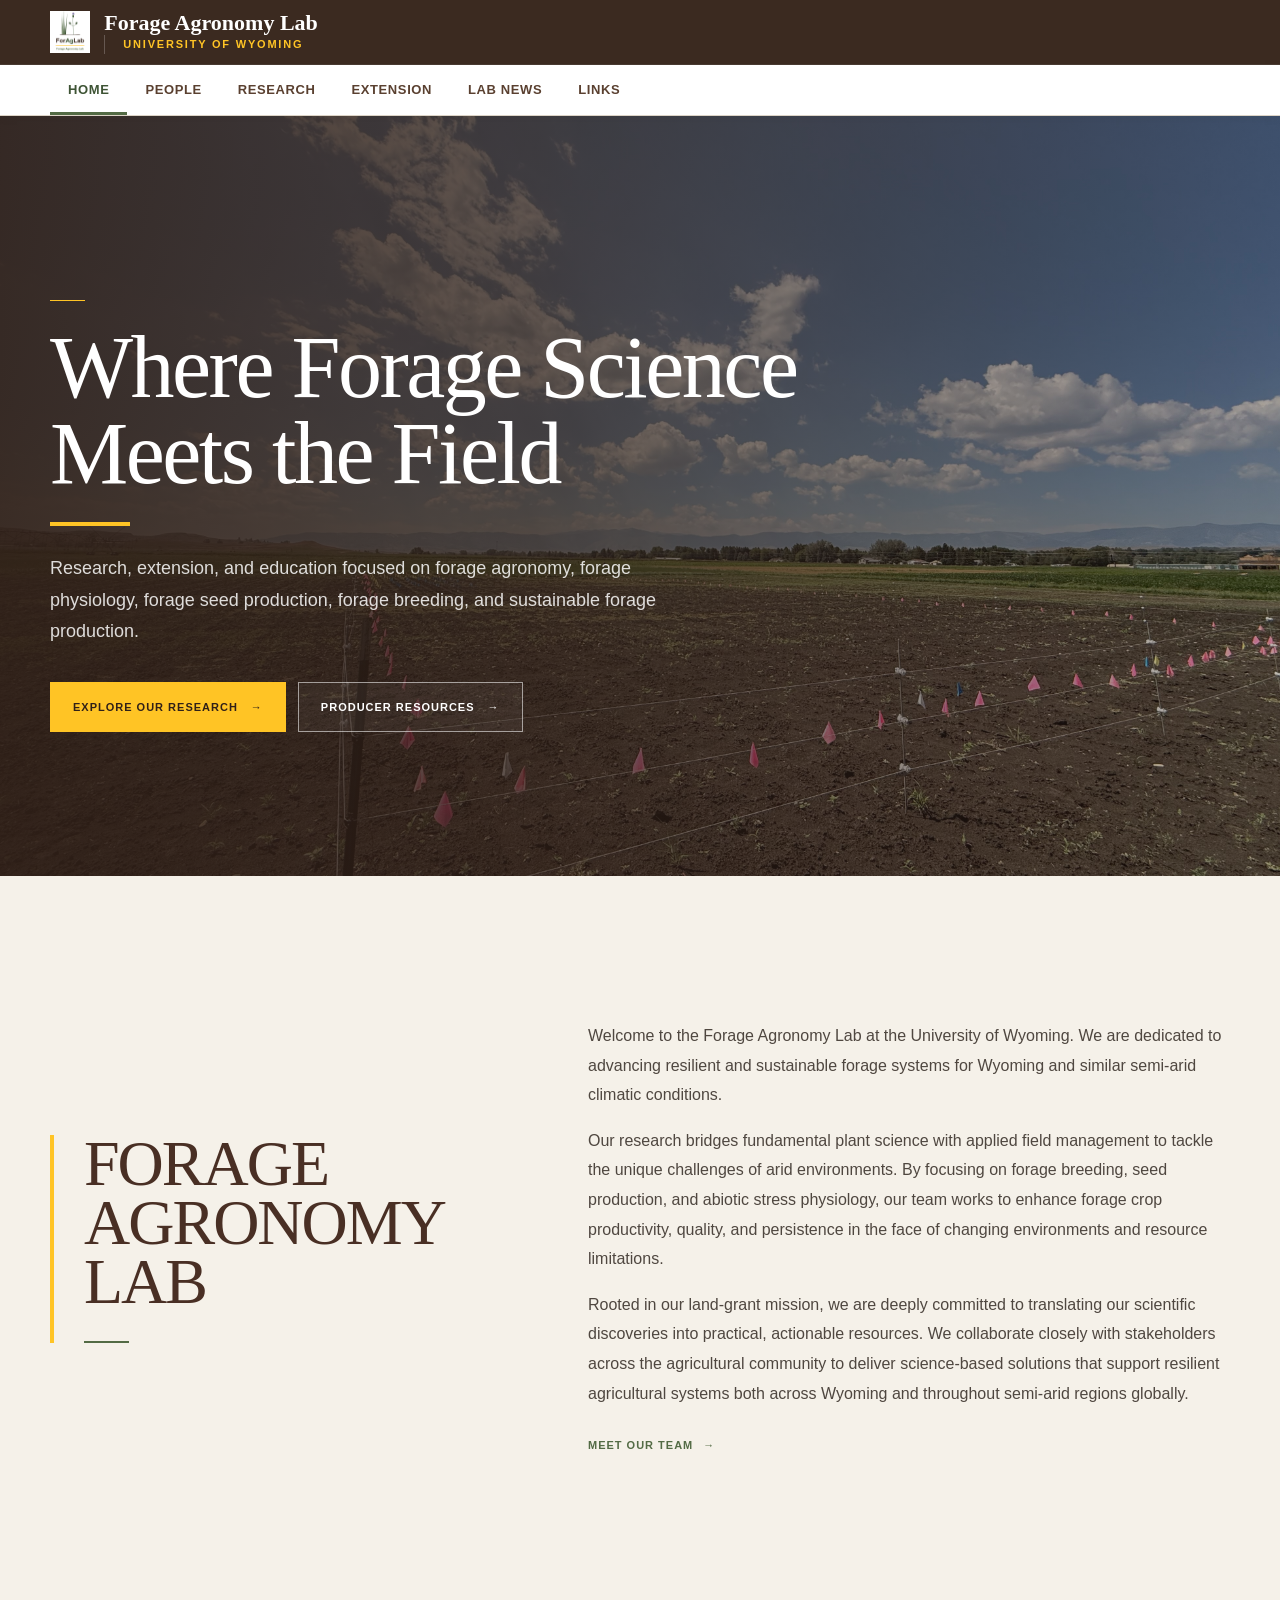
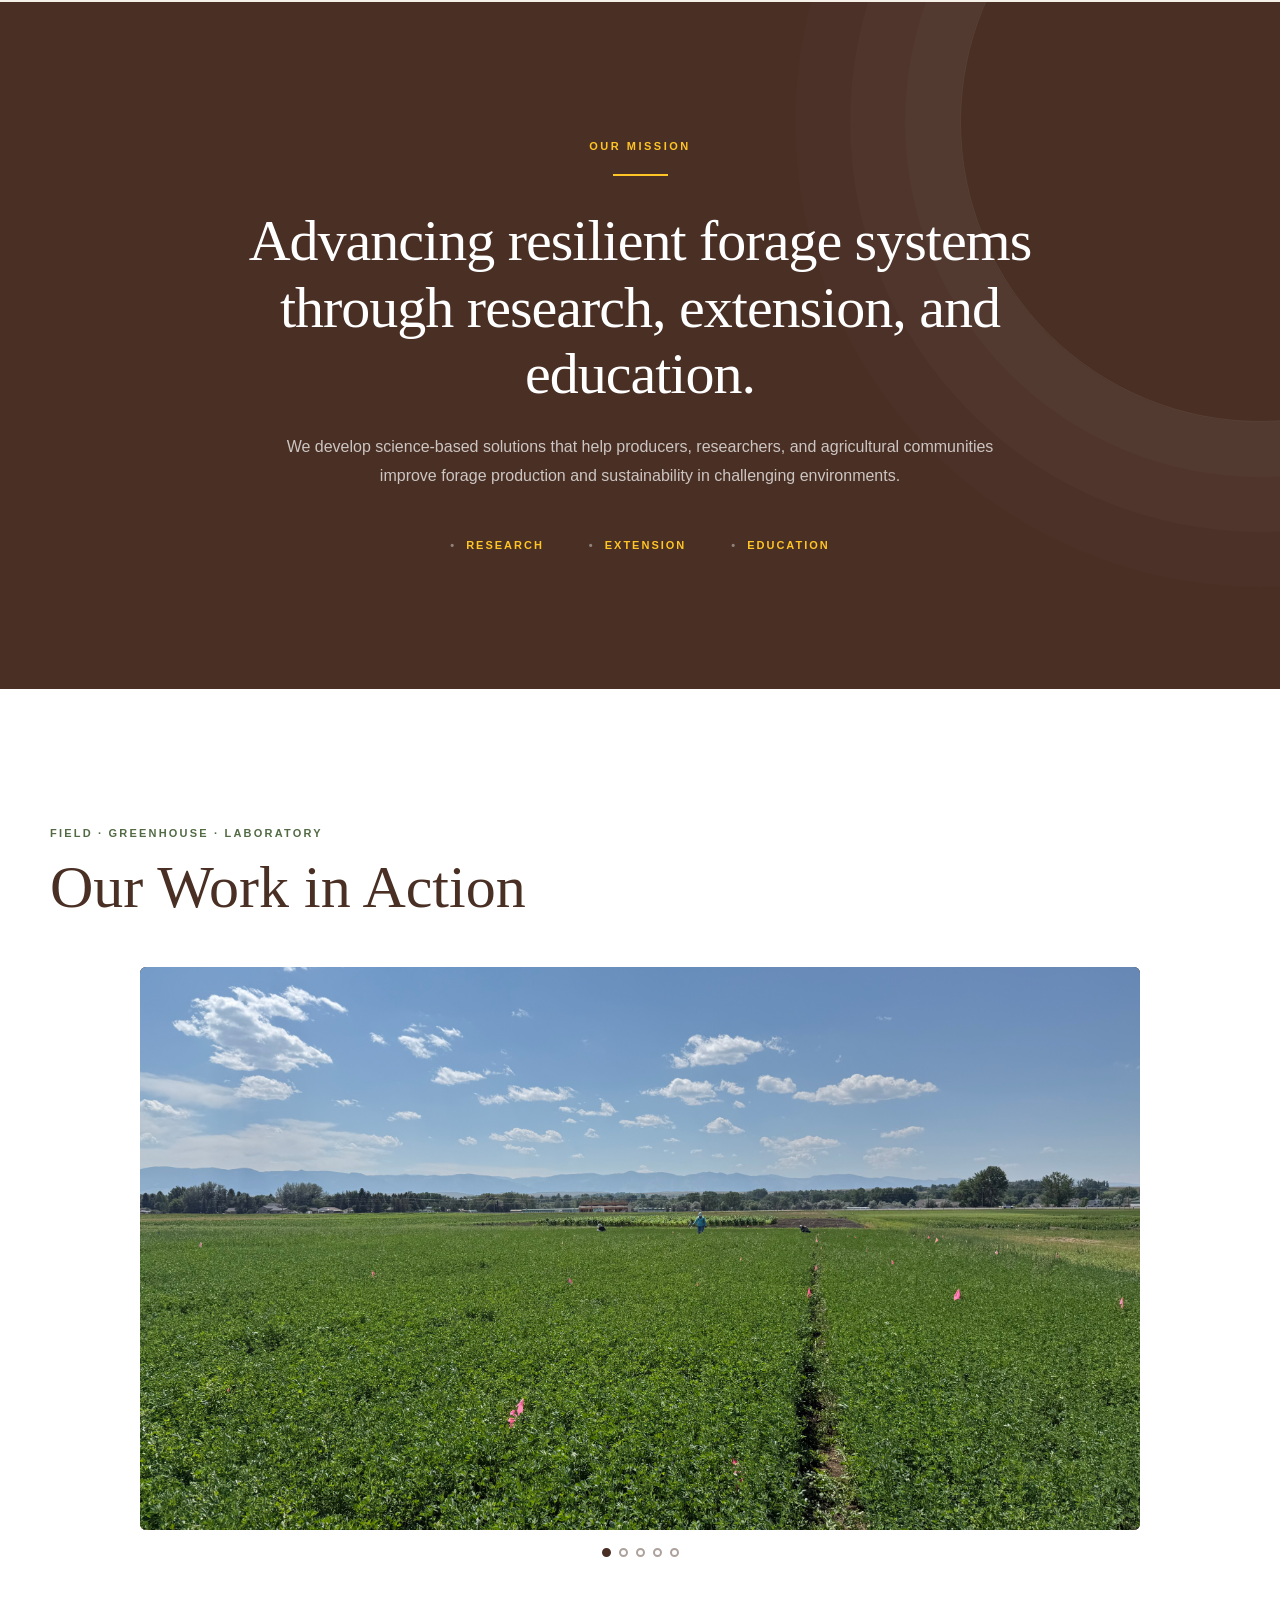
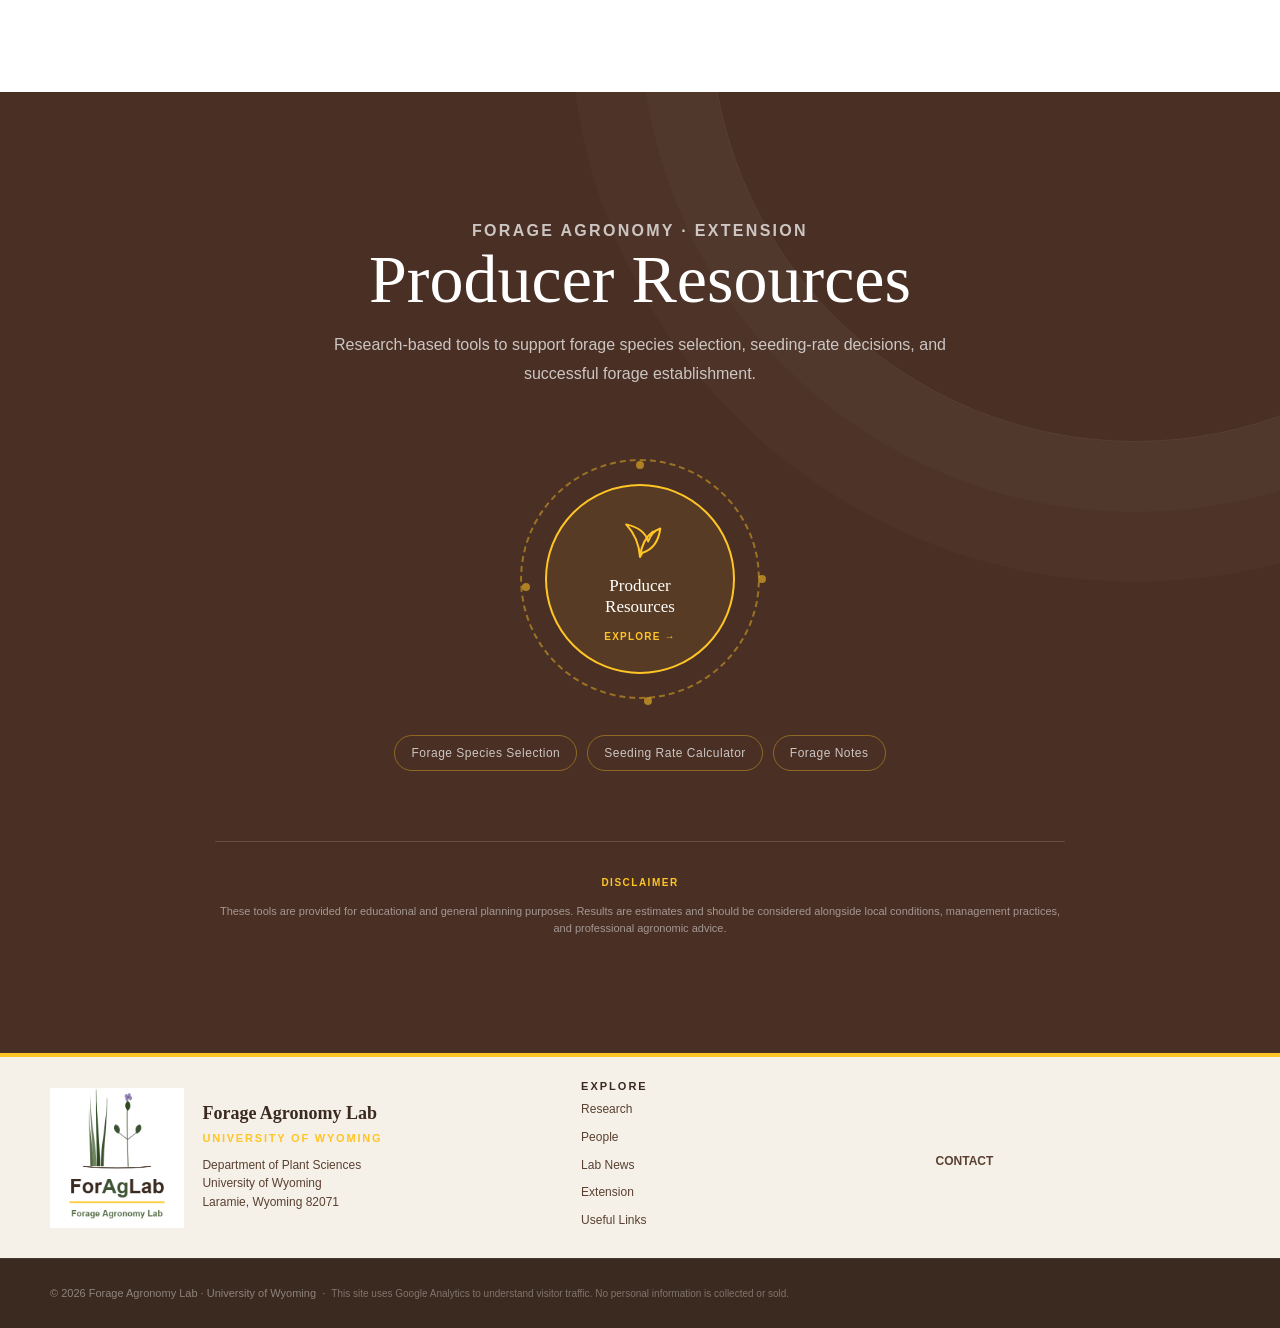
<file: index.html>
<!DOCTYPE html>
<html lang="en">

<head>

    <meta charset="UTF-8">

    <meta name="viewport"
          content="width=device-width, initial-scale=1.0">

    <title>
        Forage Agronomy Lab | University of Wyoming
    </title>

    <meta name="description"
          content="Forage Agronomy Lab at the University of Wyoming. Research in forage agronomy, forage breeding, plant physiology, environmental stress, and sustainable forage systems.">

    <link rel="stylesheet" href="css/style.css">
    <link rel="stylesheet" href="css/index.css">

</head>


<body>


<!-- SHARED HEADER -->
<div id="header-placeholder"></div>


<!-- =====================================================
     HERO  —  scroll indicator removed
===================================================== -->

<section class="home-hero">

    <div class="home-hero-image"></div>
    <div class="home-hero-overlay"></div>

    <div class="container home-hero-content">

        <p class="home-hero-eyebrow reveal">
            <span></span>
        </p>

        <h1 class="reveal reveal-delay-1">
            Where Forage Science Meets the Field
        </h1>

        <div class="hero-gold-line reveal reveal-delay-2"></div>

        <p class="home-hero-text reveal reveal-delay-2">
            Research, extension, and education focused on forage agronomy,
            forage physiology, forage seed production, forage breeding,
            and sustainable forage production.
        </p>

        <div class="hero-actions reveal reveal-delay-3">

            <a href="research.html" class="hero-button hero-button-gold">
                Explore Our Research
                <span aria-hidden="true">→</span>
            </a>

            <a href="producer-resources.html" class="hero-button hero-button-outline">
                Producer Resources
                <span aria-hidden="true">→</span>
            </a>

        </div>

    </div>

    <!-- REMOVED: hero-scroll / "Scroll to Explore" arrow -->

</section>


<!-- =====================================================
     ABOUT
===================================================== -->

<section class="home-about" id="about">

    <div class="container">

        <div class="about-layout">

            <div class="about-label reveal">
                <div class="about-large-title">
                    FORAGE<br>AGRONOMY<br>LAB
                </div>
                <div class="about-accent"></div>
            </div>

            <div class="about-content reveal reveal-delay-1">

                <p>
                    Welcome to the Forage Agronomy Lab at the University of Wyoming.
                    We are dedicated to advancing resilient and sustainable forage systems for
                    Wyoming and similar semi-arid climatic conditions.
                </p>

                <p>
                    Our research bridges fundamental plant science with applied field management to
                    tackle the unique challenges of arid environments. By focusing on forage breeding,
                    seed production, and abiotic stress physiology, our team works to enhance forage
                    crop productivity, quality, and persistence in the face of changing environments
                    and resource limitations.
                </p>

                <p>
                    Rooted in our land-grant mission, we are deeply committed to translating our
                    scientific discoveries into practical, actionable resources. We collaborate closely
                    with stakeholders across the agricultural community to deliver science-based
                    solutions that support resilient agricultural systems both across Wyoming and
                    throughout semi-arid regions globally.
                </p>

                <a href="people.html" class="text-link">
                    Meet Our Team
                    <span aria-hidden="true">→</span>
                </a>

            </div>

        </div>

    </div>

</section>


<!-- =====================================================
     MISSION
===================================================== -->

<section class="mission-section">

    <div class="mission-pattern"></div>

    <div class="container">

        <div class="mission-content reveal">

            <p class="mission-eyebrow">OUR MISSION</p>

            <div class="mission-line"></div>

            <h2>
                Advancing resilient forage systems
                through research, extension,
                and education.
            </h2>

            <p>
                We develop science-based solutions that help producers, researchers,
                and agricultural communities improve forage production and
                sustainability in challenging environments.
            </p>

            <div class="mission-pillars">
                <span>RESEARCH</span>
                <span>EXTENSION</span>
                <span>EDUCATION</span>
            </div>

        </div>

    </div>

</section>


<!-- =====================================================
     WORK IN ACTION — 10-second crossfade slideshow
     (moved above Producer Resources)

     TO ADD a photo:    copy a <div class="slide"> block
                        and update src and alt.
     TO REMOVE a photo: delete that <div class="slide"> block.
     Dot indicators rebuild automatically.
===================================================== -->

<section class="home-gallery">

    <div class="container">

        <div class="gallery-heading reveal">
            <p class="eyebrow">FIELD · GREENHOUSE · LABORATORY</p>
            <h2>Our Work in Action</h2>
        </div>

        <div class="slideshow-wrap">

            <div class="slideshow" id="slideshow" aria-label="Lab photo slideshow">

                <div class="slide active">
                    <img src="images/slide-1.jpg"
                         alt="Forage Agronomy Lab research">
                </div>

                <div class="slide">
                    <img src="images/slide-2.jpg"
                         alt="Forage research in the field">
                </div>

                <div class="slide">
                    <img src="images/slide-3.jpg"
                         alt="Forage research and plant evaluation">
                </div>

                <div class="slide">
                    <img src="images/slide-4.jpg"
                         alt="Forage Agronomy Lab field research">
                </div>

                <div class="slide">
                    <img src="images/slide-5.jpg"
                         alt="Forage plants and agricultural research">
                </div>

                <!--
                    Add more slides here:
                    <div class="slide">
                        <img src="images/slide-6.jpg" alt="Description">
                    </div>
                -->

            </div>

            <!-- Dots built automatically by JS to match slide count -->
            <div class="slideshow-dots" id="slideshow-dots" aria-hidden="true"></div>

        </div>

    </div>

</section>


<!-- =====================================================
     PRODUCER RESOURCES
     (moved below Work in Action)
===================================================== -->

<section class="producer-section">

    <div class="producer-background"></div>

    <div class="container">

        <div class="producer-heading reveal">

            <p class="producer-eyebrow">
                FORAGE AGRONOMY · EXTENSION
            </p>

            <h2>Producer Resources</h2>

            <p>
                Research-based tools to support forage species selection,
                seeding-rate decisions, and successful forage establishment.
            </p>

        </div>

        <!-- Artistic circle entry point -->
        <div class="pcl-wrap reveal">

            <a href="producer-resources.html"
               class="pcl-link"
               aria-label="Open Producer Resources">

                <div class="pcl-orbit">

                    <span class="pcl-dot" style="--a:0deg"></span>
                    <span class="pcl-dot" style="--a:90deg"></span>
                    <span class="pcl-dot" style="--a:180deg"></span>
                    <span class="pcl-dot" style="--a:270deg"></span>

                    <div class="pcl-inner">

                        <svg class="pcl-icon"
                             viewBox="0 0 64 64"
                             aria-hidden="true">
                            <path d="M32 54
                                     C31 40 27 27 15 14
                                     C29 17 39 24 42 35
                                     C45 26 51 21 57 19
                                     C55 34 48 45 35 49
                                     L32 54Z"
                                  fill="none"
                                  stroke="currentColor"
                                  stroke-width="2.5"
                                  stroke-linecap="round"
                                  stroke-linejoin="round"/>
                            <path d="M32 53 C34 40 38 30 48 23"
                                  fill="none"
                                  stroke="currentColor"
                                  stroke-width="2.5"
                                  stroke-linecap="round"/>
                        </svg>

                        <span class="pcl-label">Producer<br>Resources</span>
                        <span class="pcl-cta">Explore →</span>

                    </div>

                </div>

            </a>

            <div class="pcl-pills">
                <span class="pcl-pill">Forage Species Selection</span>
                <span class="pcl-pill">Seeding Rate Calculator</span>
                <span class="pcl-pill">Forage Notes</span>
            </div>

        </div>

        <div class="producer-disclaimer reveal">
            <strong>Disclaimer</strong>
            <p>
                These tools are provided for educational and general planning purposes.
                Results are estimates and should be considered alongside local conditions,
                management practices, and professional agronomic advice.
            </p>
        </div>

    </div>

</section>


<!-- SHARED FOOTER -->
<div id="footer-placeholder"></div>


<!-- =====================================================
     JAVASCRIPT
===================================================== -->

<script src="js/components.js"></script>
<script src="js/script.js"></script>
<script src="js/index.js"></script>

<!-- Slideshow -->
<script>
(function () {

    var slides   = document.querySelectorAll('#slideshow .slide');
    var dotsWrap = document.getElementById('slideshow-dots');

    if (!slides.length || !dotsWrap) { return; }

    var current  = 0;
    var INTERVAL = 10000;
    var timer;

    /* Build one dot per slide */
    slides.forEach(function (_, i) {
        var btn = document.createElement('button');
        btn.className = 'sdot' + (i === 0 ? ' active' : '');
        btn.setAttribute('aria-label', 'Go to slide ' + (i + 1));
        btn.addEventListener('click', function () {
            goTo(i);
            resetTimer();
        });
        dotsWrap.appendChild(btn);
    });

    function goTo(n) {
        slides[current].classList.remove('active');
        dotsWrap.children[current].classList.remove('active');
        current = (n + slides.length) % slides.length;
        slides[current].classList.add('active');
        dotsWrap.children[current].classList.add('active');
    }

    function startTimer() {
        timer = setInterval(function () { goTo(current + 1); }, INTERVAL);
    }

    function resetTimer() {
        clearInterval(timer);
        startTimer();
    }

    startTimer();

    var ss = document.getElementById('slideshow');
    ss.addEventListener('mouseenter', function () { clearInterval(timer); });
    ss.addEventListener('mouseleave', startTimer);

})();
</script>


</body>
</html>
</file>
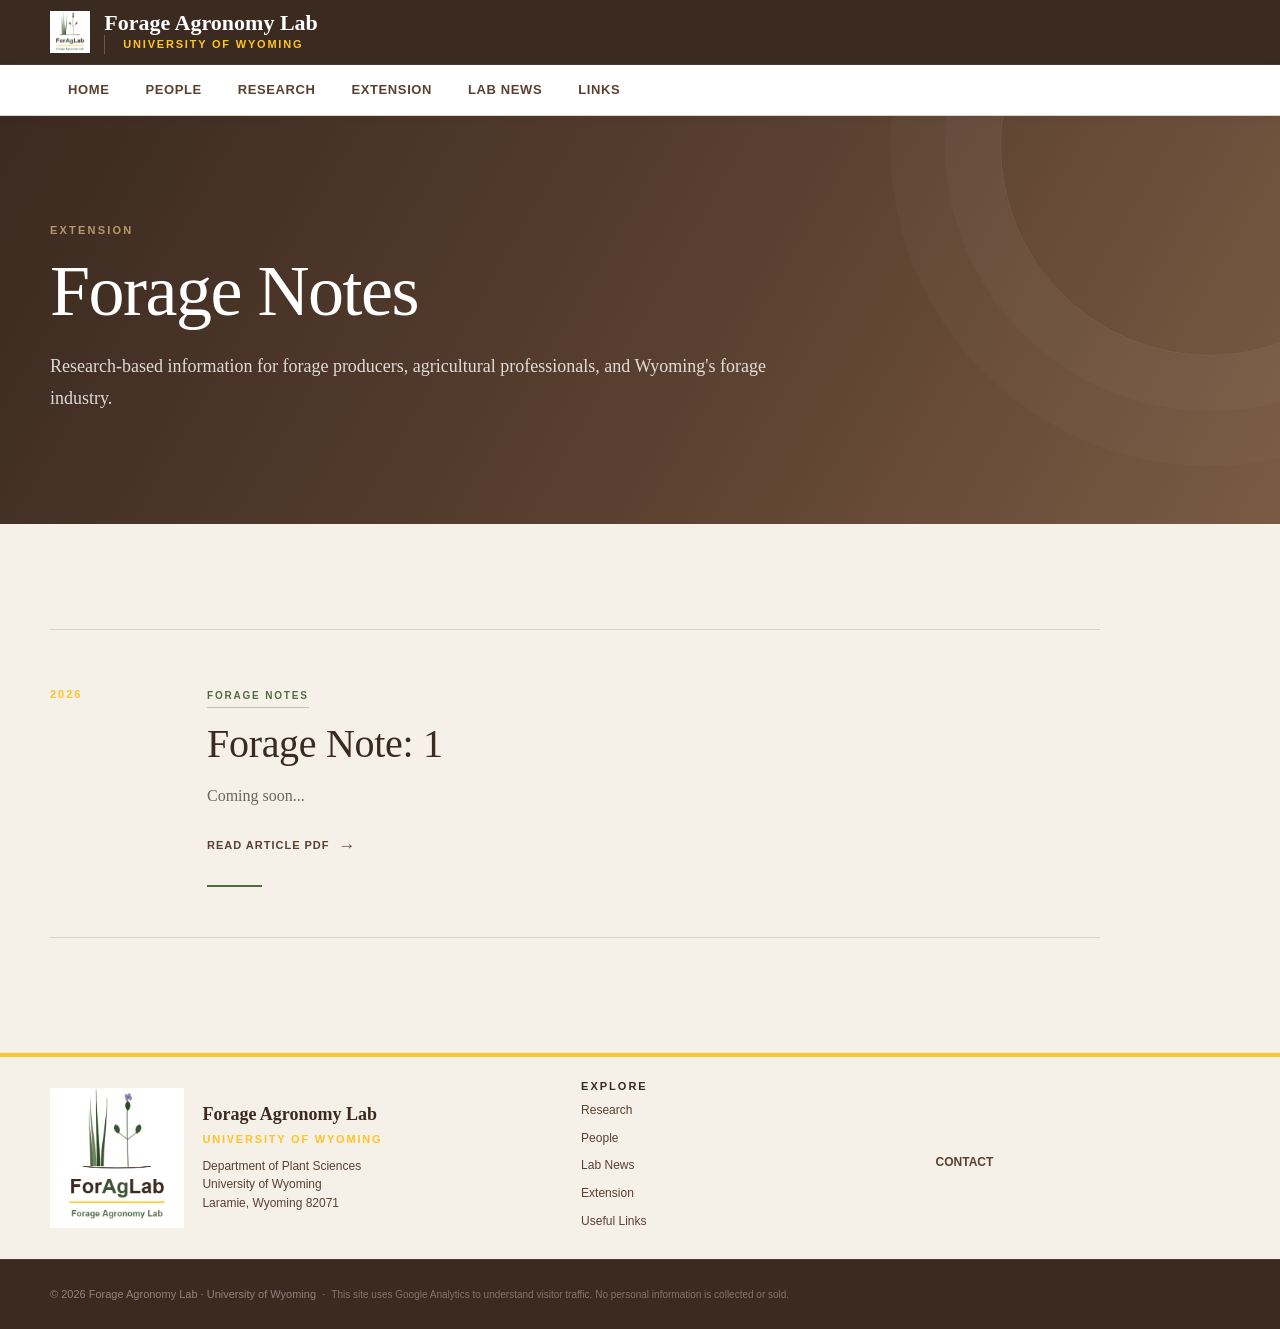
<file: extension-articles.html>
<!DOCTYPE html>
<html lang="en">

<head>

    <meta charset="UTF-8">

    <meta name="viewport"
          content="width=device-width, initial-scale=1.0">

    <title>
        Forage Notes | Forage Agronomy Lab | University of Wyoming
    </title>

    <meta name="description"
          content="Research-based information for forage producers and agricultural professionals from the Forage Agronomy Lab at the University of Wyoming.">

    <link rel="stylesheet" href="css/style.css">
    <link rel="stylesheet" href="css/extension-articles.css">

</head>


<body>


<div id="header-placeholder"></div>


<main>


    <!-- =================================================
         PAGE HERO
    ================================================== -->

    <section class="page-hero">

        <div class="container">

            <p class="eyebrow">
                EXTENSION
            </p>

            <h1>
                Forage Notes
            </h1>

            <p class="hero-text">
                Research-based information for forage producers,
                agricultural professionals, and Wyoming's
                forage industry.
            </p>

        </div>

    </section>


    <!-- =================================================
         ARTICLES
    ================================================== -->

    <section class="articles-section">

        <div class="container">

            <div class="article-list">


                <!-- =================================================
                     ARTICLE 1
                     COPY THIS BLOCK FOR EACH NEW ARTICLE
                ================================================== -->

                <article class="extension-article">

                    <div class="article-year">
                        2026
                    </div>

                    <div class="article-content">

                        <p class="article-category">
                            FORAGE NOTES
                        </p>

                        <h3>
                            <a href="articles/extension-article-1.pdf"
                               target="_blank"
                               rel="noopener noreferrer">
                                Forage Note: 1
                            </a>
                        </h3>

                        <p class="article-description">
                            Coming soon...
                        </p>

                        <a class="pdf-link"
                           href="articles/extension-article-1.pdf"
                           target="_blank"
                           rel="noopener noreferrer">
                            Read Article PDF
                            <span aria-hidden="true">→</span>
                        </a>

                    </div>

                </article>


                <!-- =================================================
                     ARTICLE 2 — TEMPLATE (uncomment to use)
                ================================================== -->

                <!--

                <article class="extension-article">

                    <div class="article-year">
                        2026
                    </div>

                    <div class="article-content">

                        <p class="article-category">
                            FORAGE NOTES
                        </p>

                        <h3>
                            <a href="articles/extension-article-2.pdf"
                               target="_blank"
                               rel="noopener noreferrer">
                                Title 2
                            </a>
                        </h3>

                        <p class="article-description">
                            Short description of the article.
                        </p>

                        <a class="pdf-link"
                           href="articles/extension-article-2.pdf"
                           target="_blank"
                           rel="noopener noreferrer">
                            Read Article PDF
                            <span aria-hidden="true">→</span>
                        </a>

                    </div>

                </article>

                -->


            </div>

        </div>

    </section>


</main>


<div id="footer-placeholder"></div>


<script src="js/components.js"></script>
<script src="js/script.js"></script>
<script src="js/extension-articles.js"></script>


</body>

</html>
</file>
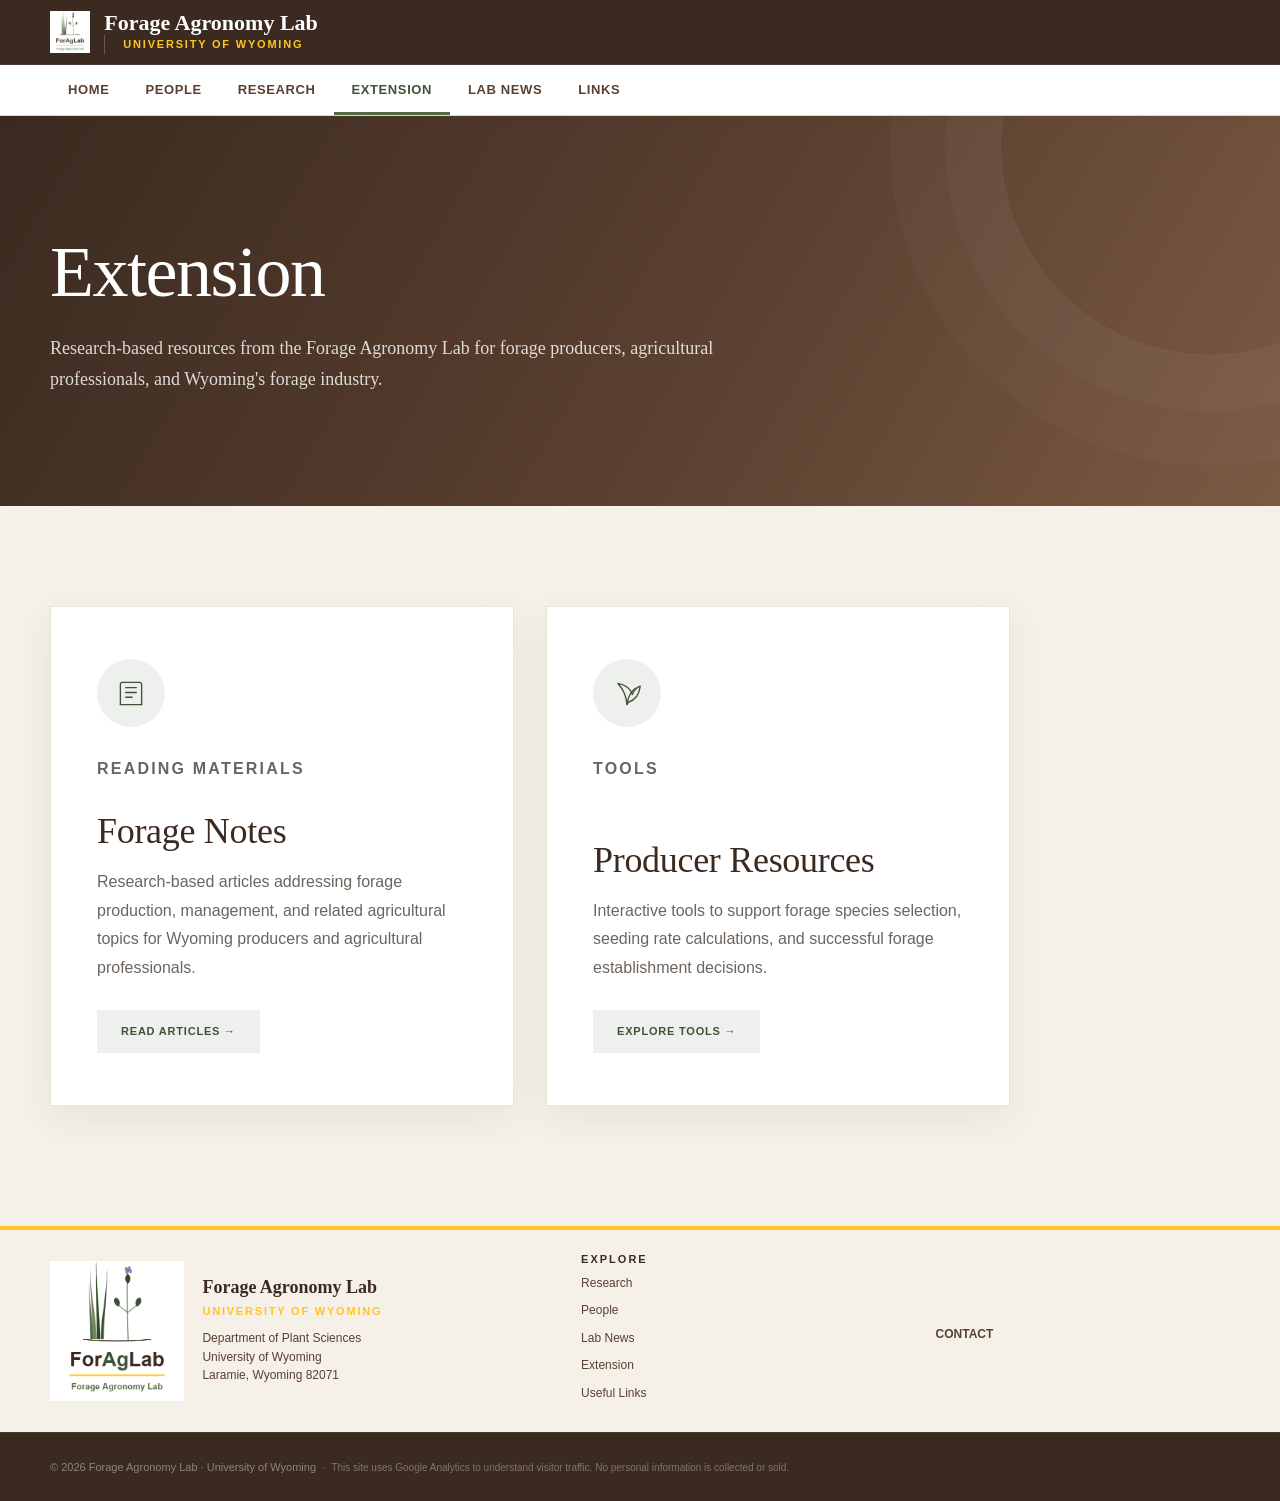
<file: extension.html>
<!DOCTYPE html>
<html lang="en">

<head>

    <meta charset="UTF-8">

    <meta name="viewport"
          content="width=device-width, initial-scale=1.0">

    <title>
        Extension | ForAgLab | University of Wyoming
    </title>

    <meta name="description"
          content="Extension resources from the Forage Agronomy Lab at the University of Wyoming including Forage Notes and Producer Resources.">

    <link rel="stylesheet" href="css/style.css">
    <link rel="stylesheet" href="css/extension.css">

</head>


<body>


<div id="header-placeholder"></div>


<main>


    <!-- =================================================
         PAGE HERO
    ================================================== -->

    <section class="page-hero">

        <div class="container">

            <p class="eyebrow">
            </p>

            <h1>
                Extension
            </h1>

            <p class="hero-text">
                Research-based resources from the Forage Agronomy Lab
                for forage producers, agricultural professionals,
                and Wyoming's forage industry.
            </p>

        </div>

    </section>


    <!-- =================================================
         EXTENSION HUB CARDS
    ================================================== -->

    <section class="extension-hub">

        <div class="container">

            <div class="hub-grid">


                <!-- FORAGE NOTES -->

                <a href="foragenotes.html"
                   class="hub-card">

                    <div class="hub-icon">

                        <svg viewBox="0 0 64 64"
                             fill="none"
                             stroke="currentColor"
                             stroke-width="2.5"
                             stroke-linecap="round"
                             stroke-linejoin="round"
                             aria-hidden="true">
                            <path d="M12 54V16a4 4 0 0 1 4-4h32a4 4 0 0 1 4 4v38"/>
                            <line x1="12" y1="54" x2="52" y2="54"/>
                            <line x1="22" y1="22" x2="42" y2="22"/>
                            <line x1="22" y1="31" x2="42" y2="31"/>
                            <line x1="22" y1="40" x2="34" y2="40"/>
                        </svg>

                    </div>

                    <div class="hub-content">

                        <p class="hub-category">
                            READING MATERIALS
                        </p>

                        <h2>
                            Forage Notes
                        </h2>

                        <p>
                            Research-based articles addressing forage
                            production, management, and related
                            agricultural topics for Wyoming producers
                            and agricultural professionals.
                        </p>

                        <span class="hub-cta">
                            Read Articles →
                        </span>

                    </div>

                </a>


                <!-- PRODUCER RESOURCES -->

                <a href="producer-resources.html"
                   class="hub-card">

                    <div class="hub-icon">

                        <svg viewBox="0 0 64 64"
                             fill="none"
                             stroke="currentColor"
                             stroke-width="2.5"
                             stroke-linecap="round"
                             stroke-linejoin="round"
                             aria-hidden="true">
                            <path d="M32 54
                                     C31 40 27 27 15 14
                                     C29 17 39 24 42 35
                                     C45 26 51 21 57 19
                                     C55 34 48 45 35 49
                                     L32 54Z"/>
                            <path d="M32 53 C34 40 38 30 48 23"/>
                        </svg>

                    </div>

                    <div class="hub-content">

                        <p class="hub-category">
                            TOOLS
                        </p>

                        <h2>
                            Producer Resources
                        </h2>

                        <p>
                            Interactive tools to support forage species
                            selection, seeding rate calculations, and
                            successful forage establishment decisions.
                        </p>

                        <span class="hub-cta">
                            Explore Tools →
                        </span>

                    </div>

                </a>


            </div>

        </div>

    </section>


</main>


<div id="footer-placeholder"></div>


<script src="js/components.js"></script>
<script src="js/script.js"></script>


</body>

</html>
</file>
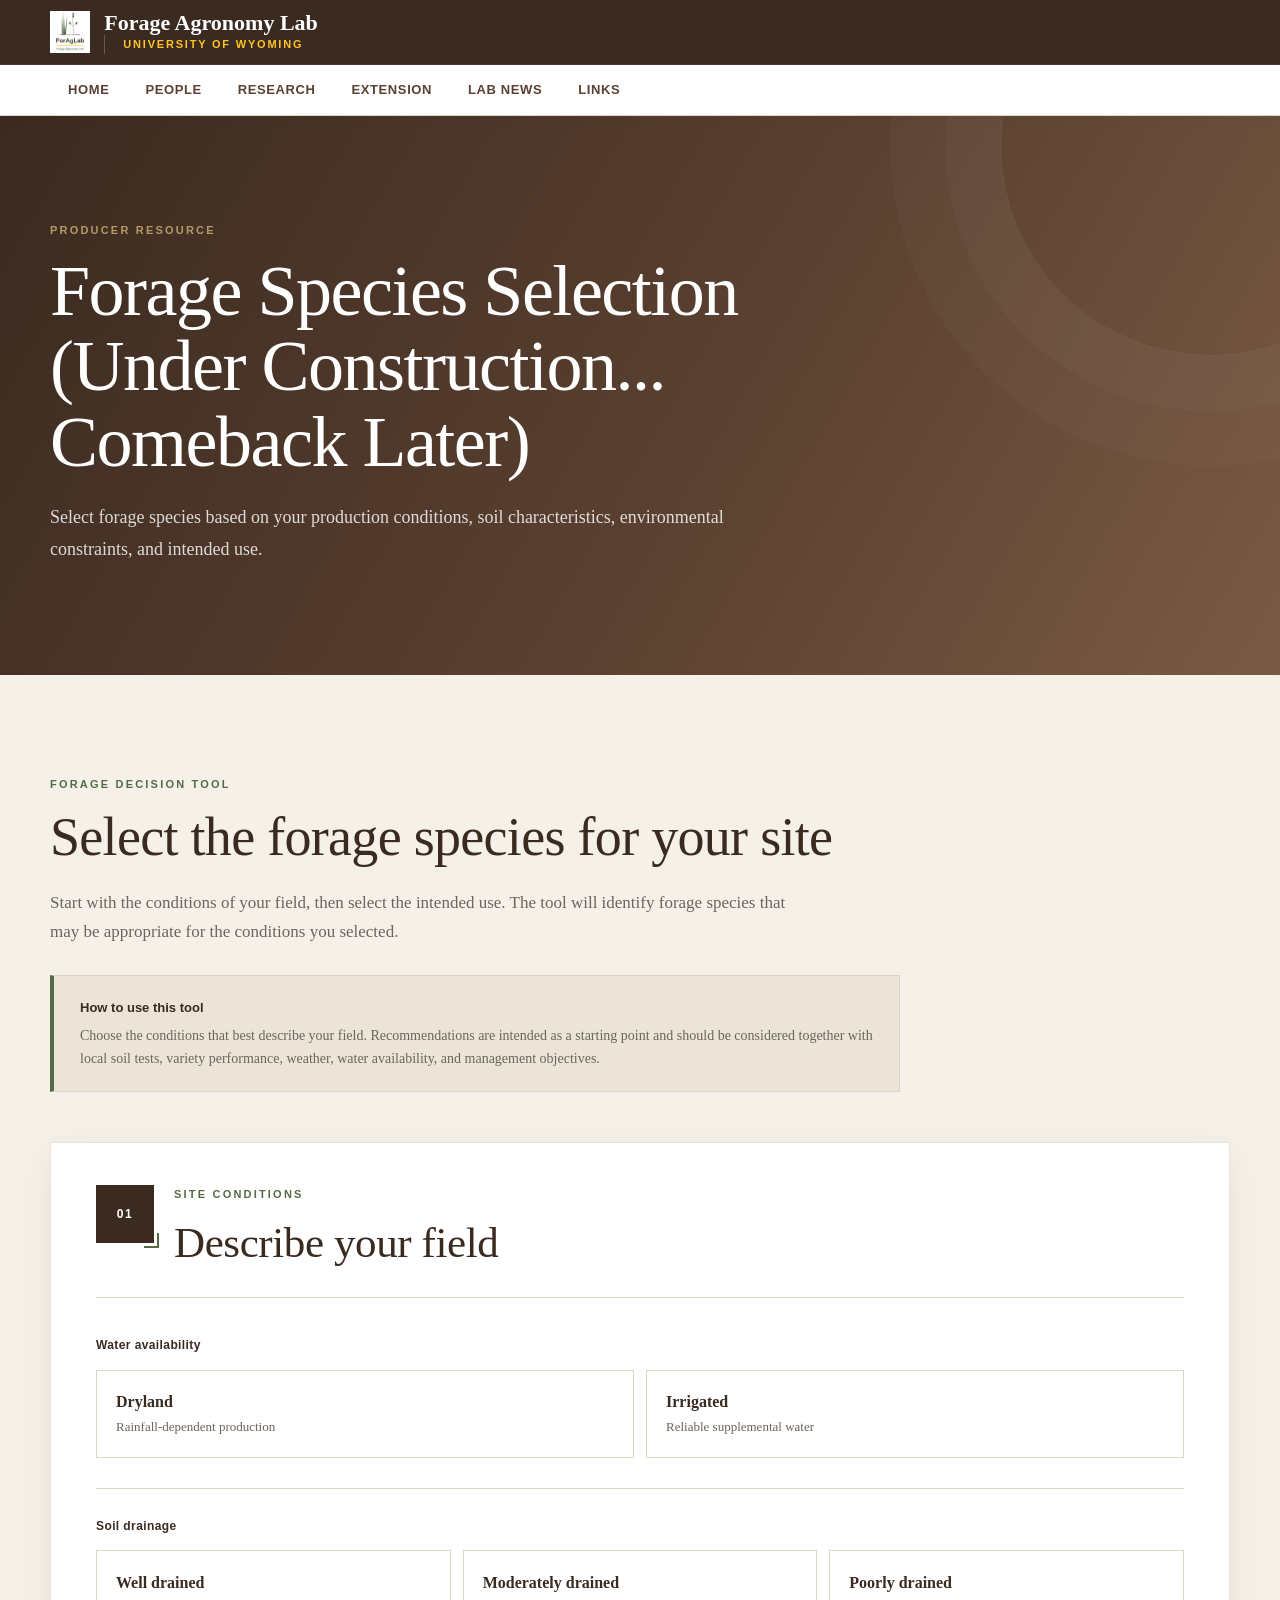
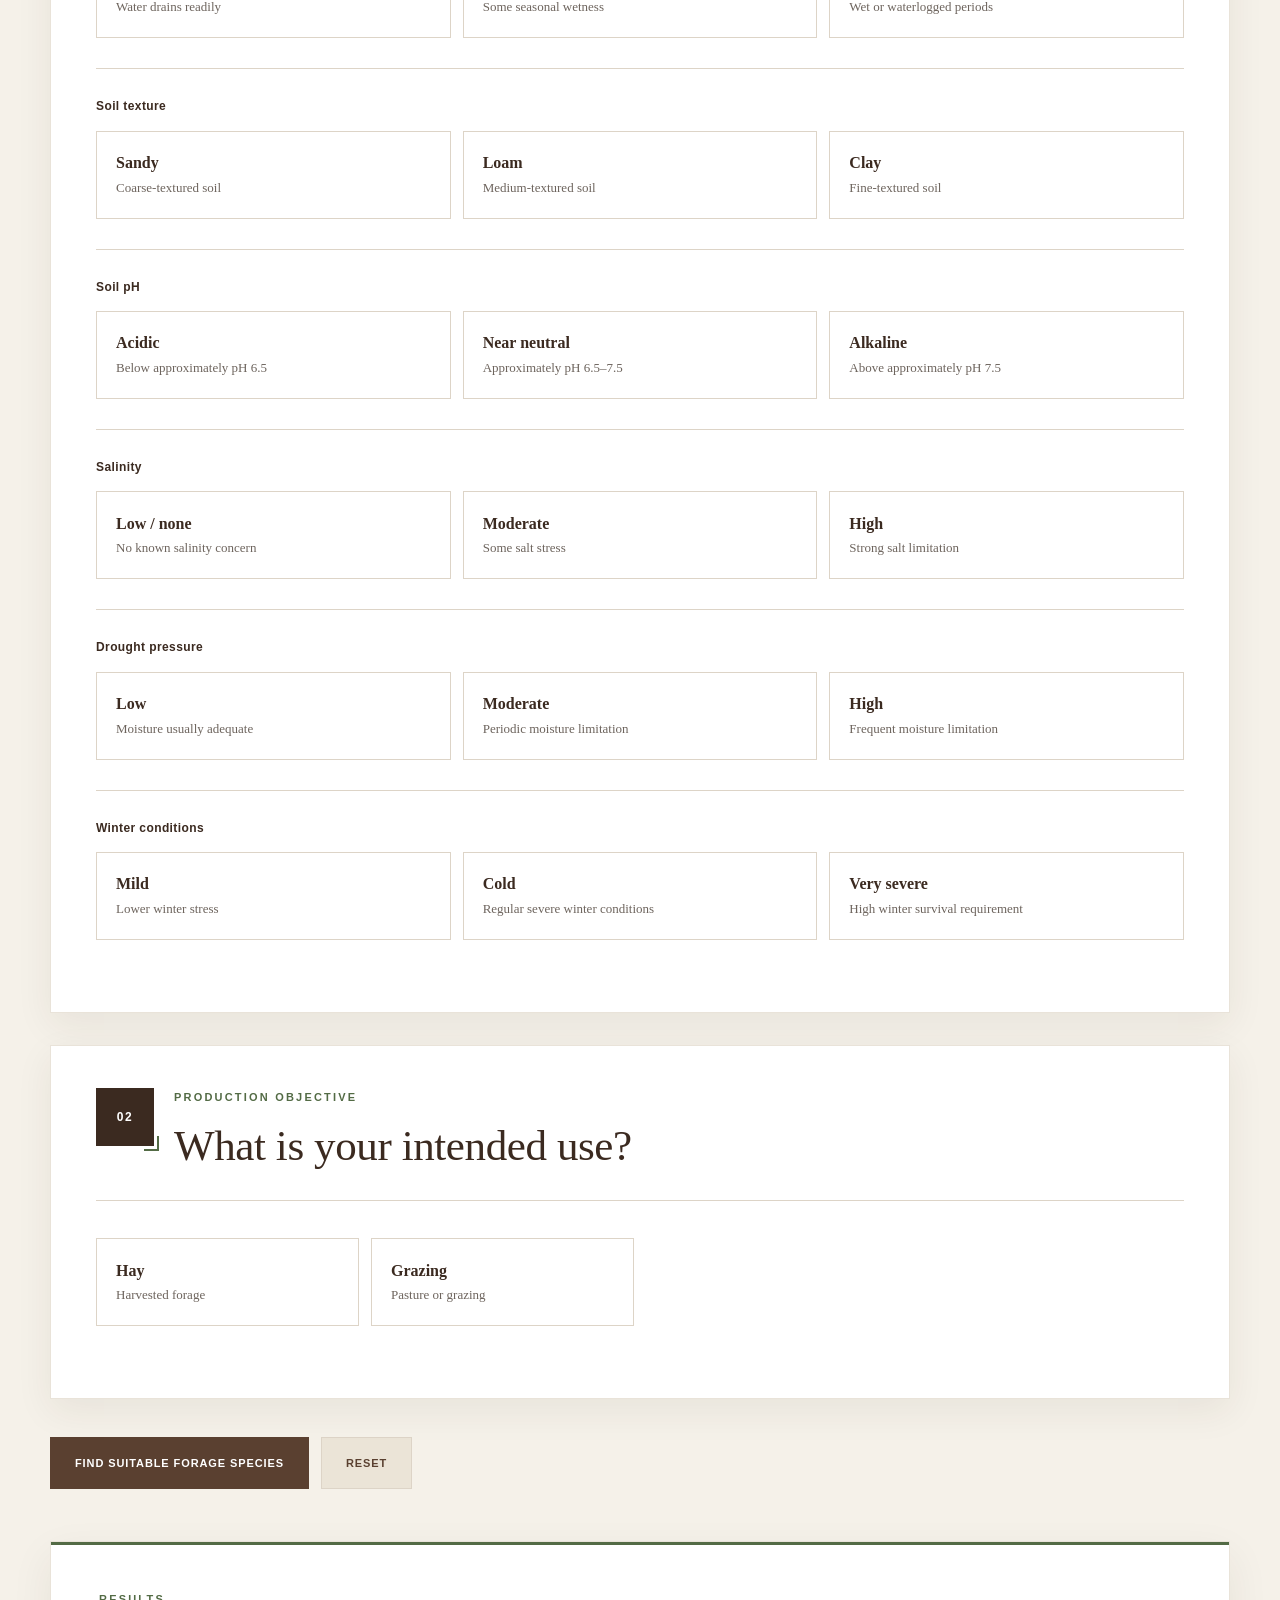
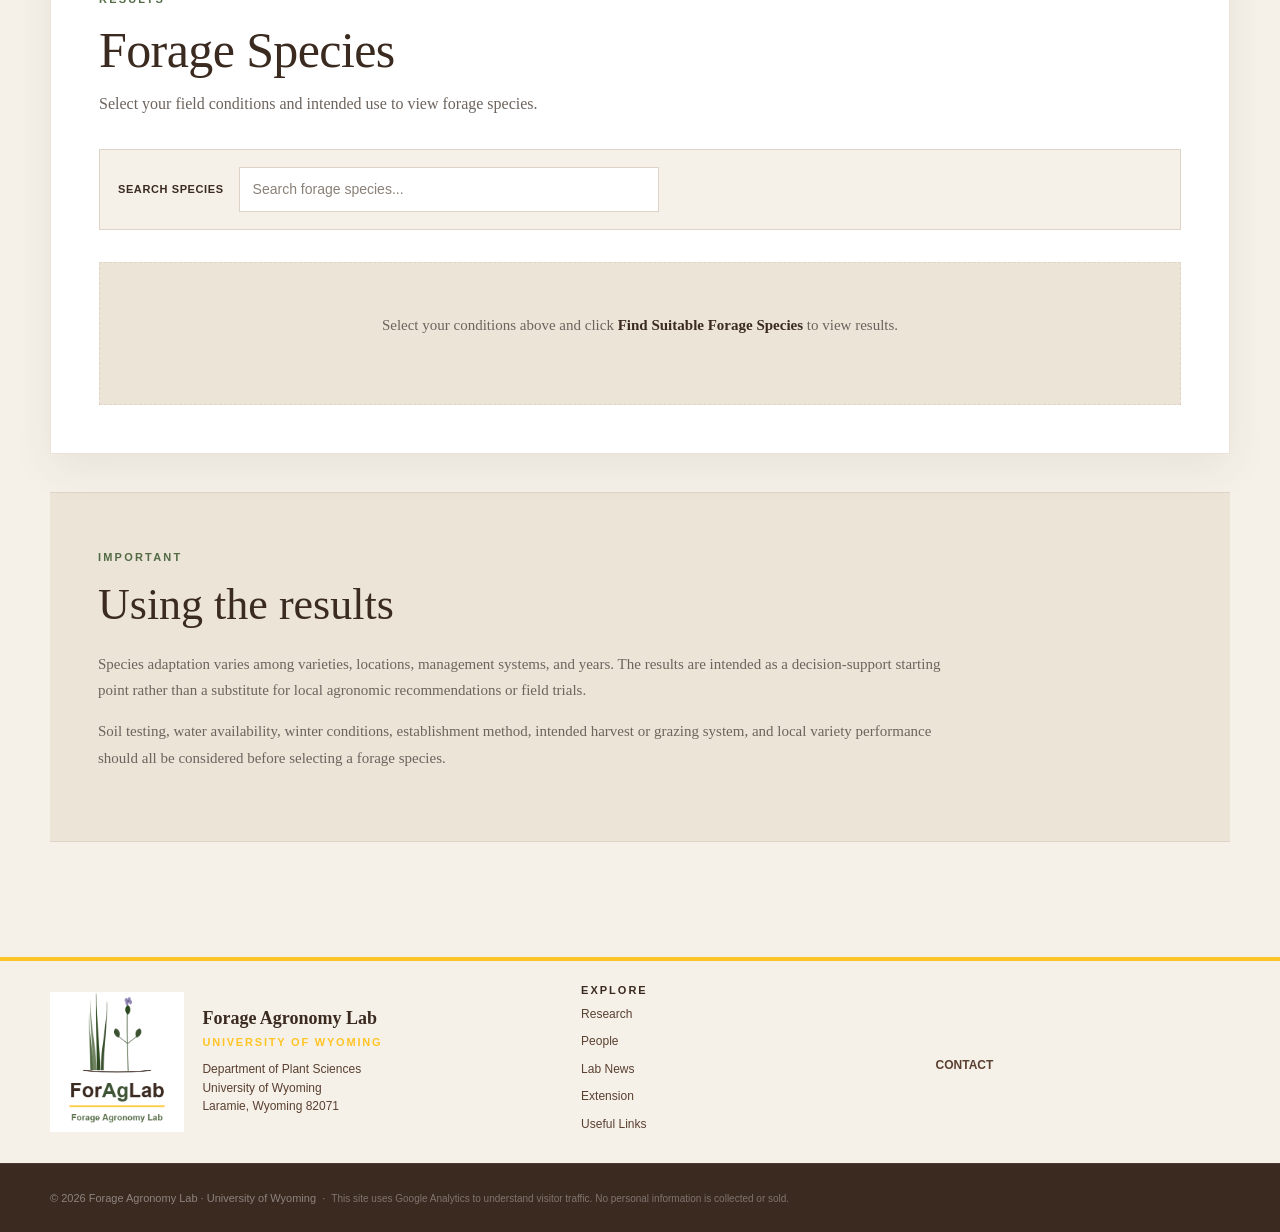
<file: forage-species-selection.html>
<!DOCTYPE html>
<html lang="en">

<head>

    <meta charset="UTF-8">

    <meta name="viewport"
          content="width=device-width, initial-scale=1.0">

    <title>
        Forage Species Selection | Forage Agronomy Lab | University of Wyoming
    </title>

    <meta name="description"
          content="Wyoming forage species selection tool from the Forage Agronomy Lab at the University of Wyoming.">

    <!-- Shared site styles -->
    <link rel="stylesheet" href="css/style.css">

    <!-- Page-specific styles -->
    <link rel="stylesheet" href="css/forage-species-selection.css">

</head>


<body>


<!-- =====================================================
     SHARED HEADER
===================================================== -->

<div id="header-placeholder"></div>


<main>


    <!-- =================================================
         PAGE HERO
    ================================================== -->

    <section class="page-hero">

        <div class="container">

            <p class="eyebrow">
                PRODUCER RESOURCE
            </p>

            <h1>
                Forage Species Selection (Under Construction... Comeback Later)
            </h1>

            <p class="hero-text">
                Select forage species based on your production conditions, soil characteristics,
                environmental constraints, and intended use.
            </p>

        </div>

    </section>



    <!-- =================================================
         SPECIES SELECTION TOOL
    ================================================== -->

    <section class="selection-section">

        <div class="container">


            <!-- =================================================
                 INTRODUCTION
            ================================================== -->

            <div class="tool-intro">

                <p class="eyebrow">
                    FORAGE DECISION TOOL
                </p>

                <h2>
                    Select the forage species for your site
                </h2>

                <p>
                    Start with the conditions of your field, then
                    select the intended use. The tool will identify
                    forage species that may be appropriate for the
                    conditions you selected.
                </p>


                <div class="notice">

                    <strong>
                        How to use this tool
                    </strong>

                    <p>
                        Choose the conditions that best describe your
                        field. Recommendations are intended as a
                        starting point and should be considered
                        together with local soil tests, variety
                        performance, weather, water availability,
                        and management objectives.
                    </p>

                </div>

            </div>



            <!-- =================================================
                 STEP 1
            ================================================== -->

            <section class="tool-card">

                <div class="step-heading">

                    <div class="step-number">
                        01
                    </div>

                    <div>

                        <p class="eyebrow">
                            SITE CONDITIONS
                        </p>

                        <h2>
                            Describe your field
                        </h2>

                    </div>

                </div>


                <!-- WATER -->

                <div class="question">

                    <label class="question-label">
                        Water availability
                    </label>

                    <div class="option-grid"
                         data-group="water">

                        <button type="button"
                                class="option-button"
                                data-value="dryland">

                            <strong>
                                Dryland
                            </strong>

                            <span>
                                Rainfall-dependent production
                            </span>

                        </button>


                        <button type="button"
                                class="option-button"
                                data-value="irrigated">

                            <strong>
                                Irrigated
                            </strong>

                            <span>
                                Reliable supplemental water
                            </span>

                        </button>

                    </div>

                </div>



                <!-- DRAINAGE -->

                <div class="question">

                    <label class="question-label">
                        Soil drainage
                    </label>

                    <div class="option-grid three"
                         data-group="drainage">

                        <button type="button"
                                class="option-button"
                                data-value="well">

                            <strong>
                                Well drained
                            </strong>

                            <span>
                                Water drains readily
                            </span>

                        </button>


                        <button type="button"
                                class="option-button"
                                data-value="moderate">

                            <strong>
                                Moderately drained
                            </strong>

                            <span>
                                Some seasonal wetness
                            </span>

                        </button>


                        <button type="button"
                                class="option-button"
                                data-value="poor">

                            <strong>
                                Poorly drained
                            </strong>

                            <span>
                                Wet or waterlogged periods
                            </span>

                        </button>

                    </div>

                </div>



                <!-- SOIL TEXTURE -->

                <div class="question">

                    <label class="question-label">
                        Soil texture
                    </label>

                    <div class="option-grid three"
                         data-group="texture">

                        <button type="button"
                                class="option-button"
                                data-value="sandy">

                            <strong>
                                Sandy
                            </strong>

                            <span>
                                Coarse-textured soil
                            </span>

                        </button>


                        <button type="button"
                                class="option-button"
                                data-value="loam">

                            <strong>
                                Loam
                            </strong>

                            <span>
                                Medium-textured soil
                            </span>

                        </button>


                        <button type="button"
                                class="option-button"
                                data-value="clay">

                            <strong>
                                Clay
                            </strong>

                            <span>
                                Fine-textured soil
                            </span>

                        </button>

                    </div>

                </div>



                <!-- SOIL pH -->

                <div class="question">

                    <label class="question-label">
                        Soil pH
                    </label>

                    <div class="option-grid three"
                         data-group="ph">

                        <button type="button"
                                class="option-button"
                                data-value="acidic">

                            <strong>
                                Acidic
                            </strong>

                            <span>
                                Below approximately pH 6.5
                            </span>

                        </button>


                        <button type="button"
                                class="option-button"
                                data-value="neutral">

                            <strong>
                                Near neutral
                            </strong>

                            <span>
                                Approximately pH 6.5–7.5
                            </span>

                        </button>


                        <button type="button"
                                class="option-button"
                                data-value="alkaline">

                            <strong>
                                Alkaline
                            </strong>

                            <span>
                                Above approximately pH 7.5
                            </span>

                        </button>

                    </div>

                </div>



                <!-- SALINITY -->

                <div class="question">

                    <label class="question-label">
                        Salinity
                    </label>

                    <div class="option-grid three"
                         data-group="salinity">

                        <button type="button"
                                class="option-button"
                                data-value="low">

                            <strong>
                                Low / none
                            </strong>

                            <span>
                                No known salinity concern
                            </span>

                        </button>


                        <button type="button"
                                class="option-button"
                                data-value="moderate">

                            <strong>
                                Moderate
                            </strong>

                            <span>
                                Some salt stress
                            </span>

                        </button>


                        <button type="button"
                                class="option-button"
                                data-value="high">

                            <strong>
                                High
                            </strong>

                            <span>
                                Strong salt limitation
                            </span>

                        </button>

                    </div>

                </div>



                <!-- DROUGHT -->

                <div class="question">

                    <label class="question-label">
                        Drought pressure
                    </label>

                    <div class="option-grid three"
                         data-group="drought">

                        <button type="button"
                                class="option-button"
                                data-value="low">

                            <strong>
                                Low
                            </strong>

                            <span>
                                Moisture usually adequate
                            </span>

                        </button>


                        <button type="button"
                                class="option-button"
                                data-value="moderate">

                            <strong>
                                Moderate
                            </strong>

                            <span>
                                Periodic moisture limitation
                            </span>

                        </button>


                        <button type="button"
                                class="option-button"
                                data-value="high">

                            <strong>
                                High
                            </strong>

                            <span>
                                Frequent moisture limitation
                            </span>

                        </button>

                    </div>

                </div>



                <!-- WINTER -->

                <div class="question">

                    <label class="question-label">
                        Winter conditions
                    </label>

                    <div class="option-grid three"
                         data-group="winter">

                        <button type="button"
                                class="option-button"
                                data-value="mild">

                            <strong>
                                Mild
                            </strong>

                            <span>
                                Lower winter stress
                            </span>

                        </button>


                        <button type="button"
                                class="option-button"
                                data-value="cold">

                            <strong>
                                Cold
                            </strong>

                            <span>
                                Regular severe winter conditions
                            </span>

                        </button>


                        <button type="button"
                                class="option-button"
                                data-value="severe">

                            <strong>
                                Very severe
                            </strong>

                            <span>
                                High winter survival requirement
                            </span>

                        </button>

                    </div>

                </div>

            </section>



            <!-- =================================================
                 STEP 2
            ================================================== -->

            <section class="tool-card">

                <div class="step-heading">

                    <div class="step-number">
                        02
                    </div>

                    <div>

                        <p class="eyebrow">
                            PRODUCTION OBJECTIVE
                        </p>

                        <h2>
                            What is your intended use?
                        </h2>

                    </div>

                </div>


                <div class="question">

                    <div class="option-grid four"
                         data-group="use">

                        <button type="button"
                                class="option-button"
                                data-value="hay">

                            <strong>
                                Hay
                            </strong>

                            <span>
                                Harvested forage
                            </span>

                        </button>


                        <button type="button"
                                class="option-button"
                                data-value="grazing">

                            <strong>
                                Grazing
                            </strong>

                            <span>
                                Pasture or grazing
                            </span>

                        </button>

                    </div>

                </div>

            </section>



            <!-- =================================================
                 ACTIONS
            ================================================== -->

            <div class="action-area">

                <button type="button"
                        id="find-species"
                        class="primary-button">

                    Find Suitable Forage Species

                </button>


                <button type="button"
                        id="reset-tool"
                        class="secondary-button">

                    Reset

                </button>

            </div>



            <!-- =================================================
                 STEP 3 — RESULTS
            ================================================== -->

            <section class="results-section"
                     id="results-section"
                     aria-live="polite">

                <div class="results-heading">

                    <p class="eyebrow">
                        RESULTS
                    </p>

                    <h2>
                        Forage Species
                    </h2>

                    <p id="results-summary">
                        Select your field conditions and intended use
                        to view forage species.
                    </p>

                </div>



                <!-- SEARCH -->

                <div class="results-controls">

                    <label for="result-search">
                        Search species
                    </label>

                    <input type="search"
                           id="result-search"
                           placeholder="Search forage species..."
                           autocomplete="off">

                </div>



                <!-- RESULTS -->

                <div id="results-container"
                     class="results-grid">

                    <div class="initial-result">

                        <p>
                            Select your conditions above and click
                            <strong>
                                Find Suitable Forage Species
                            </strong>
                            to view results.
                        </p>

                    </div>

                </div>

            </section>



            <!-- =================================================
                 IMPORTANT NOTE
            ================================================== -->

            <section class="method-section">

                <p class="eyebrow">
                    IMPORTANT
                </p>

                <h2>
                    Using the results
                </h2>

                <p>
                    Species adaptation varies among varieties,
                    locations, management systems, and years.
                    The results are intended as a decision-support
                    starting point rather than a substitute for
                    local agronomic recommendations or field trials.
                </p>

                <p>
                    Soil testing, water availability, winter
                    conditions, establishment method, intended
                    harvest or grazing system, and local variety
                    performance should all be considered before
                    selecting a forage species.
                </p>

            </section>


        </div>

    </section>

</main>



<!-- =====================================================
     SHARED FOOTER
===================================================== -->

<div id="footer-placeholder"></div>



<!-- =====================================================
     JAVASCRIPT
===================================================== -->

<script src="js/components.js"></script>
<script src="js/script.js"></script>
<script src="js/forage-species-selection.js"></script>


</body>

</html>
</file>
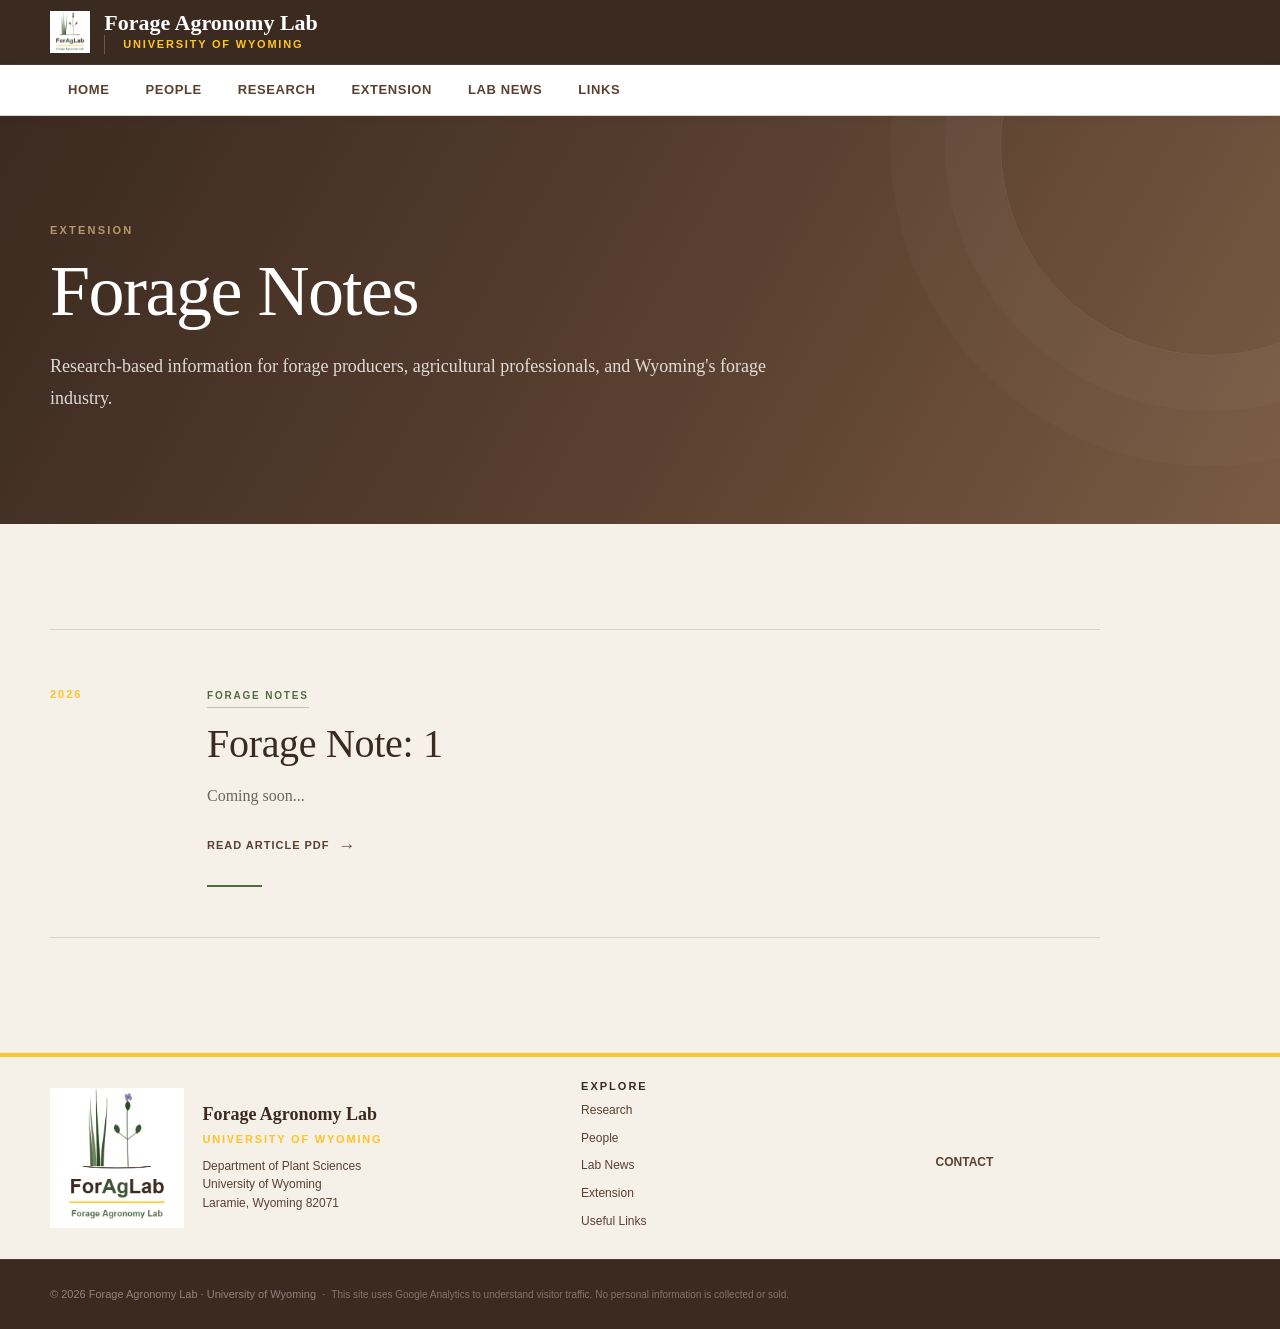
<file: foragenotes.html>
<!DOCTYPE html>
<html lang="en">

<head>

    <meta charset="UTF-8">

    <meta name="viewport"
          content="width=device-width, initial-scale=1.0">

    <title>
        Forage Notes | Forage Agronomy Lab | University of Wyoming
    </title>

    <meta name="description"
          content="Research-based information for forage producers and agricultural professionals from the Forage Agronomy Lab at the University of Wyoming.">

    <link rel="stylesheet" href="css/style.css">
    <link rel="stylesheet" href="css/foragenotes.css">

</head>


<body>


<div id="header-placeholder"></div>


<main>


    <!-- =================================================
         PAGE HERO
    ================================================== -->

    <section class="page-hero">

        <div class="container">

            <p class="eyebrow">
                EXTENSION
            </p>

            <h1>
                Forage Notes
            </h1>

            <p class="hero-text">
                Research-based information for forage producers,
                agricultural professionals, and Wyoming's
                forage industry.
            </p>

        </div>

    </section>


    <!-- =================================================
         ARTICLES
    ================================================== -->

    <section class="articles-section">

        <div class="container">

            <div class="article-list">


                <!-- =================================================
                     ARTICLE 1
                     COPY THIS BLOCK FOR EACH NEW ARTICLE
                ================================================== -->

                <article class="extension-article">

                    <div class="article-year">
                        2026
                    </div>

                    <div class="article-content">

                        <p class="article-category">
                            FORAGE NOTES
                        </p>

                        <h3>
                            <a href="articles/foragenote-1.pdf"
                               target="_blank"
                               rel="noopener noreferrer">
                                Forage Note: 1
                            </a>
                        </h3>

                        <p class="article-description">
                            Coming soon...
                        </p>

                        <a class="pdf-link"
                           href="articles/foragenote-1.pdf"
                           target="_blank"
                           rel="noopener noreferrer">
                            Read Article PDF
                            <span aria-hidden="true">→</span>
                        </a>

                    </div>

                </article>


                <!-- =================================================
                     ARTICLE 2 — TEMPLATE (uncomment to use)
                ================================================== -->

                <!--

                <article class="extension-article">

                    <div class="article-year">
                        2026
                    </div>

                    <div class="article-content">

                        <p class="article-category">
                            FORAGE NOTES
                        </p>

                        <h3>
                            <a href="articles/foragenote-2.pdf"
                               target="_blank"
                               rel="noopener noreferrer">
                                Title 2
                            </a>
                        </h3>

                        <p class="article-description">
                            Short description of the article.
                        </p>

                        <a class="pdf-link"
                           href="articles/extension-article-2.pdf"
                           target="_blank"
                           rel="noopener noreferrer">
                            Read Article PDF
                            <span aria-hidden="true">→</span>
                        </a>

                    </div>

                </article>

                -->


            </div>

        </div>

    </section>


</main>


<div id="footer-placeholder"></div>


<script src="js/components.js"></script>
<script src="js/script.js"></script>
<script src="js/foragenotes.js"></script>


</body>

</html>
</file>
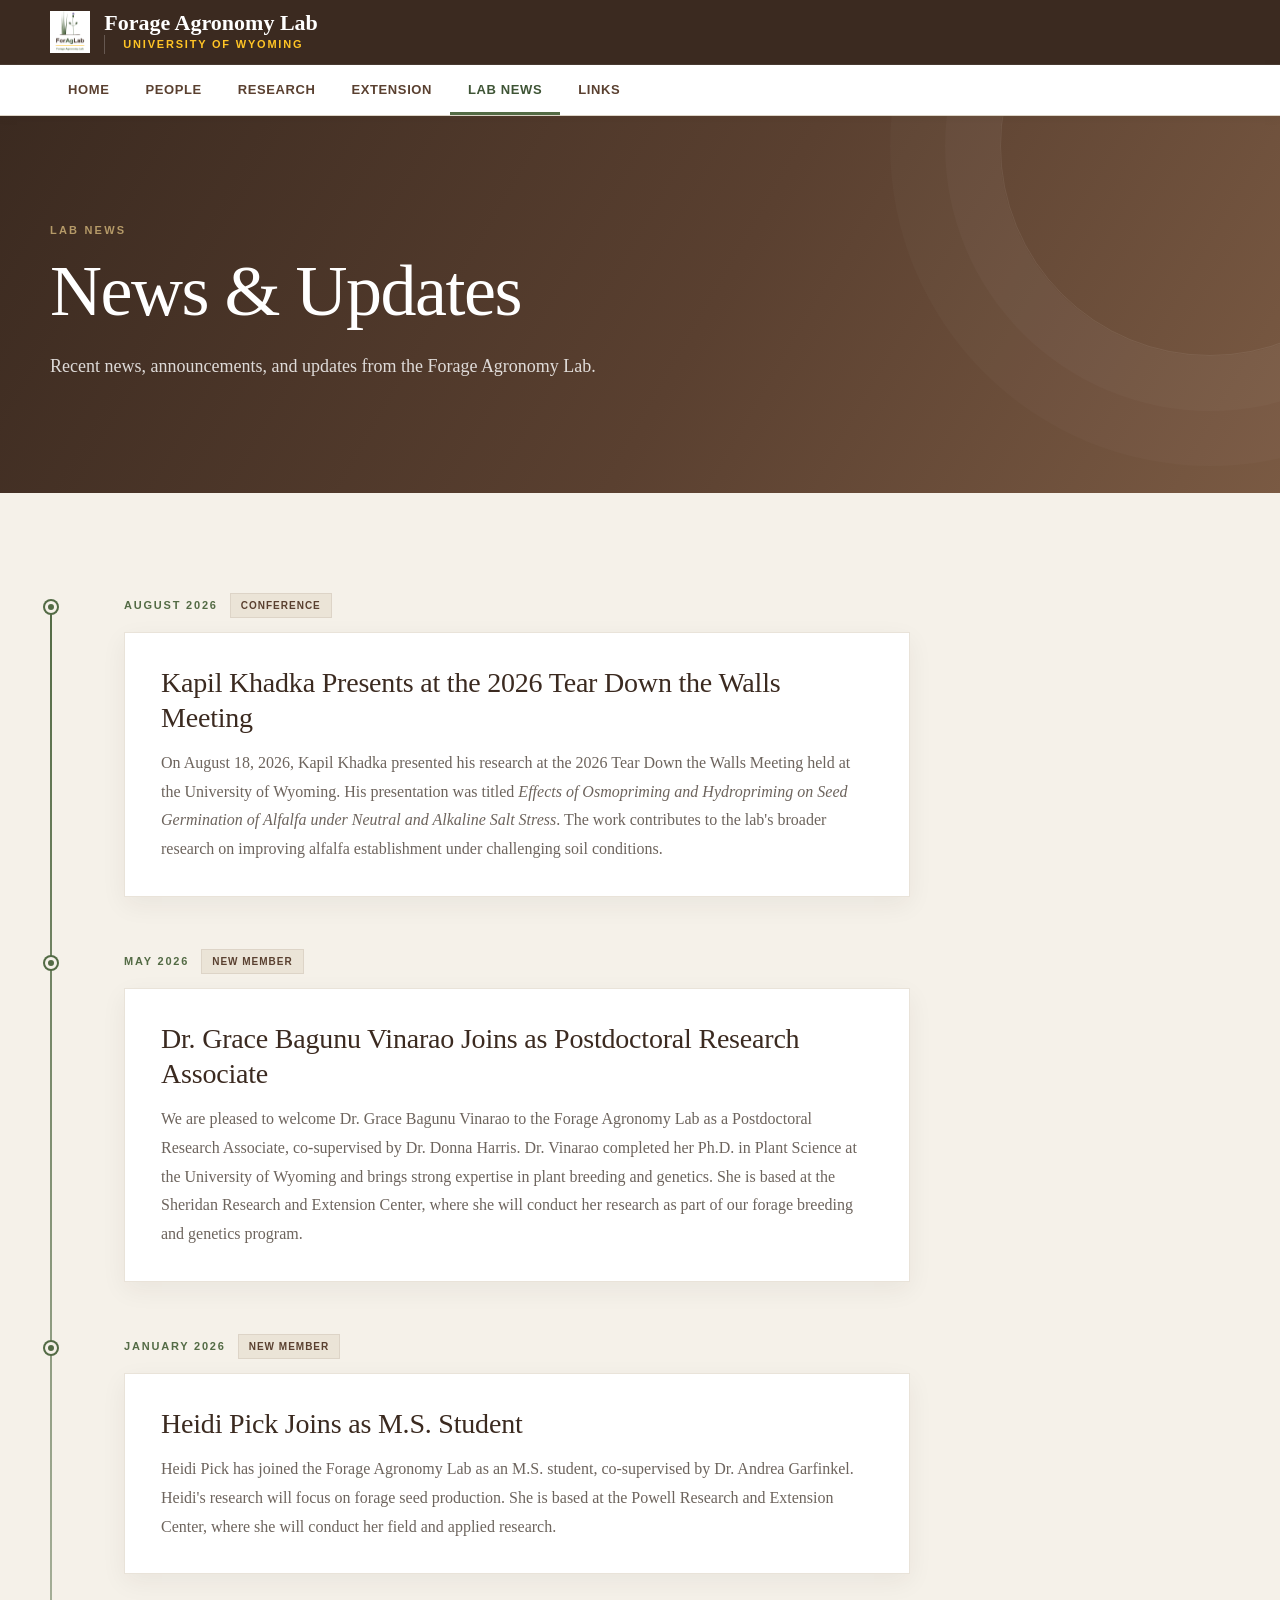
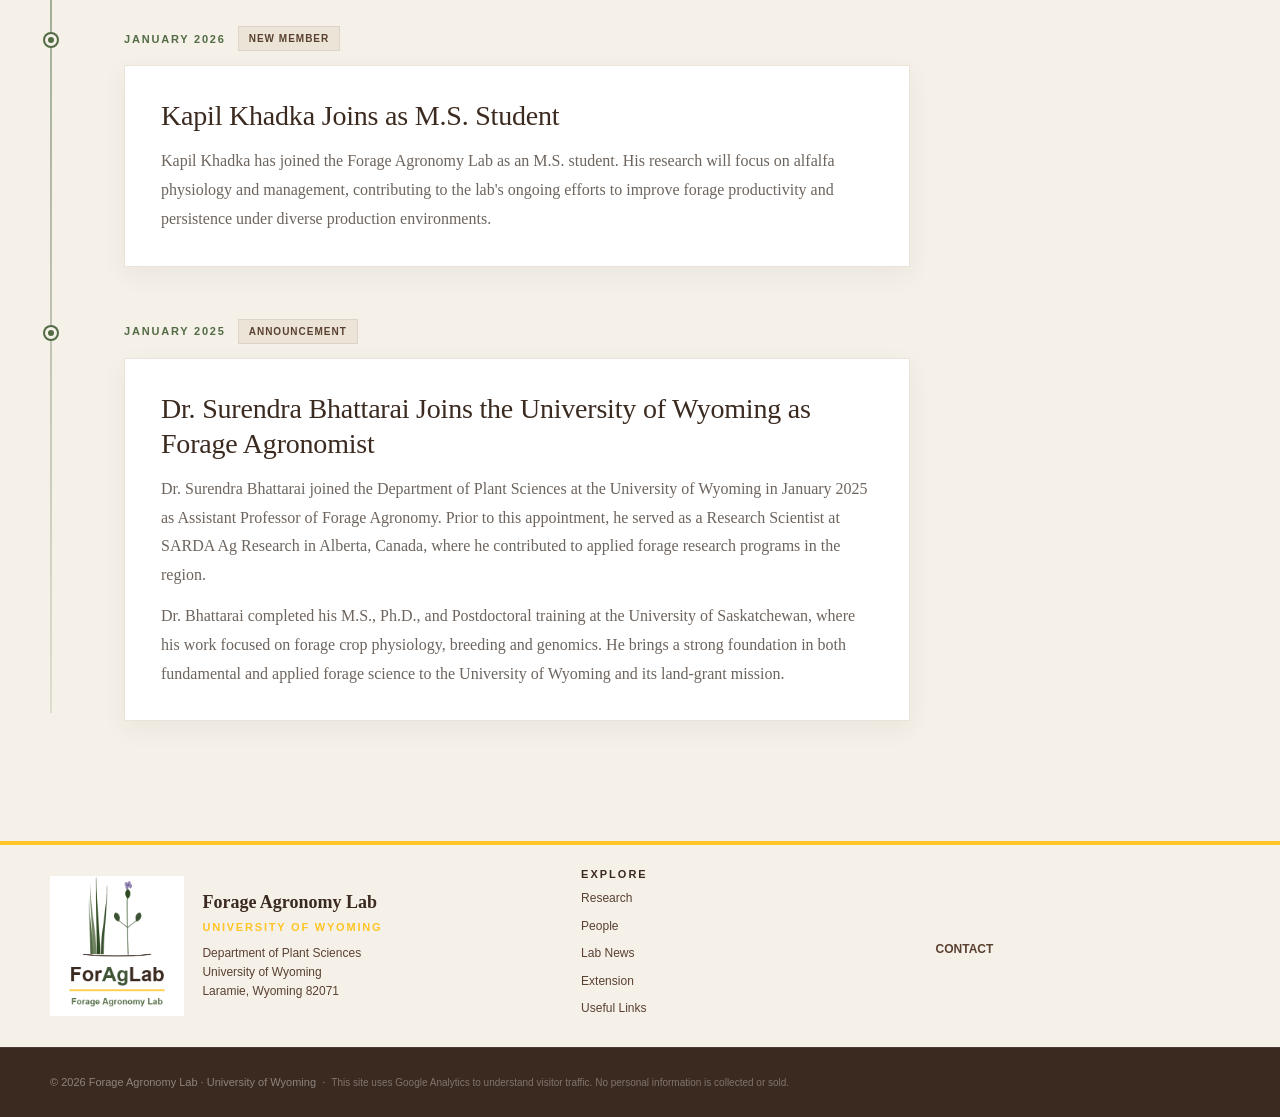
<file: lab-news.html>
<!DOCTYPE html>
<html lang="en">

<head>

    <meta charset="UTF-8">

    <meta name="viewport"
          content="width=device-width, initial-scale=1.0">

    <title>
        Lab News | Forage Agronomy Lab | University of Wyoming
    </title>

    <meta name="description"
          content="Latest news from the Forage Agronomy Lab at the University of Wyoming.">

    <link rel="stylesheet" href="css/style.css">
    <link rel="stylesheet" href="css/lab-news.css">

</head>


<body>


<div id="header-placeholder"></div>


<main>


    <!-- =================================================
         PAGE HERO
    ================================================== -->

    <section class="page-hero">

        <div class="container">

            <p class="eyebrow">
                LAB NEWS
            </p>

            <h1>
                News &amp; Updates
            </h1>

            <p class="hero-text">
                Recent news, announcements, and updates
                from the Forage Agronomy Lab.
            </p>

        </div>

    </section>


    <!-- =================================================
         NEWS TIMELINE
    ================================================== -->

    <section class="news-section">

        <div class="container">

            <div class="news-timeline">


                <!-- =================================================
                     COPY THIS BLOCK TO ADD A NEW ITEM.
                     Most recent item should be at the top.
                ================================================== -->


                <!-- AUGUST 2026 — CONFERENCE PRESENTATION -->

                <article class="news-item">

                    <div class="news-meta">

                        <span class="news-date">
                            August 2026
                        </span>

                        <span class="news-tag">
                            Conference
                        </span>

                    </div>

                    <div class="news-content">

                        <h3>
                            Kapil Khadka Presents at the 2026
                            Tear Down the Walls Meeting
                        </h3>

                        <p>
                            On August 18, 2026, Kapil Khadka presented
                            his research at the 2026 Tear Down the Walls
                            Meeting held at the University of Wyoming.
                            His presentation was titled <em>Effects of
                            Osmopriming and Hydropriming on Seed
                            Germination of Alfalfa under Neutral and
                            Alkaline Salt Stress</em>. The work
                            contributes to the lab's broader research
                            on improving alfalfa establishment under
                            challenging soil conditions.
                        </p>

                    </div>

                </article>


                <!-- MAY 2026 — POSTDOC -->

                <article class="news-item">

                    <div class="news-meta">

                        <span class="news-date">
                            May 2026
                        </span>

                        <span class="news-tag">
                            New Member
                        </span>

                    </div>

                    <div class="news-content">

                        <h3>
                            Dr. Grace Bagunu Vinarao Joins as
                            Postdoctoral Research Associate
                        </h3>

                        <p>
                            We are pleased to welcome Dr. Grace Bagunu
                            Vinarao to the Forage Agronomy Lab as a
                            Postdoctoral Research Associate,
                            co-supervised by Dr. Donna Harris.
                            Dr. Vinarao completed her Ph.D. in Plant
                            Science at the University of Wyoming and
                            brings strong expertise in plant breeding
                            and genetics. She is based at the Sheridan
                            Research and Extension Center, where she
                            will conduct her research as part of our
                            forage breeding and genetics program.
                        </p>

                    </div>

                </article>


                <!-- JANUARY 2026 — MSC STUDENT: HEIDI PICK -->

                <article class="news-item">

                    <div class="news-meta">

                        <span class="news-date">
                            January 2026
                        </span>

                        <span class="news-tag">
                            New Member
                        </span>

                    </div>

                    <div class="news-content">

                        <h3>
                            Heidi Pick Joins as M.S. Student
                        </h3>

                        <p>
                            Heidi Pick has joined the Forage Agronomy
                            Lab as an M.S. student, co-supervised by
                            Dr. Andrea Garfinkel. Heidi's research will
                            focus on forage seed production. She is
                            based at the Powell Research and Extension
                            Center, where she will conduct her field
                            and applied research.
                        </p>

                    </div>

                </article>


                <!-- JANUARY 2026 — MSC STUDENT: KAPIL KHADKA -->

                <article class="news-item">

                    <div class="news-meta">

                        <span class="news-date">
                            January 2026
                        </span>

                        <span class="news-tag">
                            New Member
                        </span>

                    </div>

                    <div class="news-content">

                        <h3>
                            Kapil Khadka Joins as M.S. Student
                        </h3>

                        <p>
                            Kapil Khadka has joined the Forage Agronomy
                            Lab as an M.S. student. His research will
                            focus on alfalfa physiology and management,
                            contributing to the lab's ongoing efforts
                            to improve forage productivity and
                            persistence under diverse production
                            environments.
                        </p>

                    </div>

                </article>


                <!-- JANUARY 2025 — PI APPOINTMENT -->

                <article class="news-item">

                    <div class="news-meta">

                        <span class="news-date">
                            January 2025
                        </span>

                        <span class="news-tag">
                            Announcement
                        </span>

                    </div>

                    <div class="news-content">

                        <h3>
                            Dr. Surendra Bhattarai Joins the University of Wyoming as Forage Agronomist
                        </h3>

                        <p>
                            Dr. Surendra Bhattarai joined the Department
                            of Plant Sciences at the University of Wyoming
                            in January 2025 as Assistant Professor of
                            Forage Agronomy. Prior to this appointment,
                            he served as a Research Scientist at SARDA
                            Ag Research in Alberta, Canada, where he
                            contributed to applied forage research
                            programs in the region.
                        </p>

                        <p>
                            Dr. Bhattarai completed his M.S., Ph.D.,
                            and Postdoctoral training at the University
                            of Saskatchewan, where his work focused on
                            forage crop physiology, breeding and genomics. He brings a strong foundation in
                            both fundamental and applied forage science
                            to the University of Wyoming and its
                            land-grant mission.
                        </p>

                    </div>

                </article>


            </div>

        </div>

    </section>


</main>


<div id="footer-placeholder"></div>


<script src="js/components.js"></script>
<script src="js/script.js"></script>
<script src="js/lab-news.js"></script>


</body>

</html>
</file>
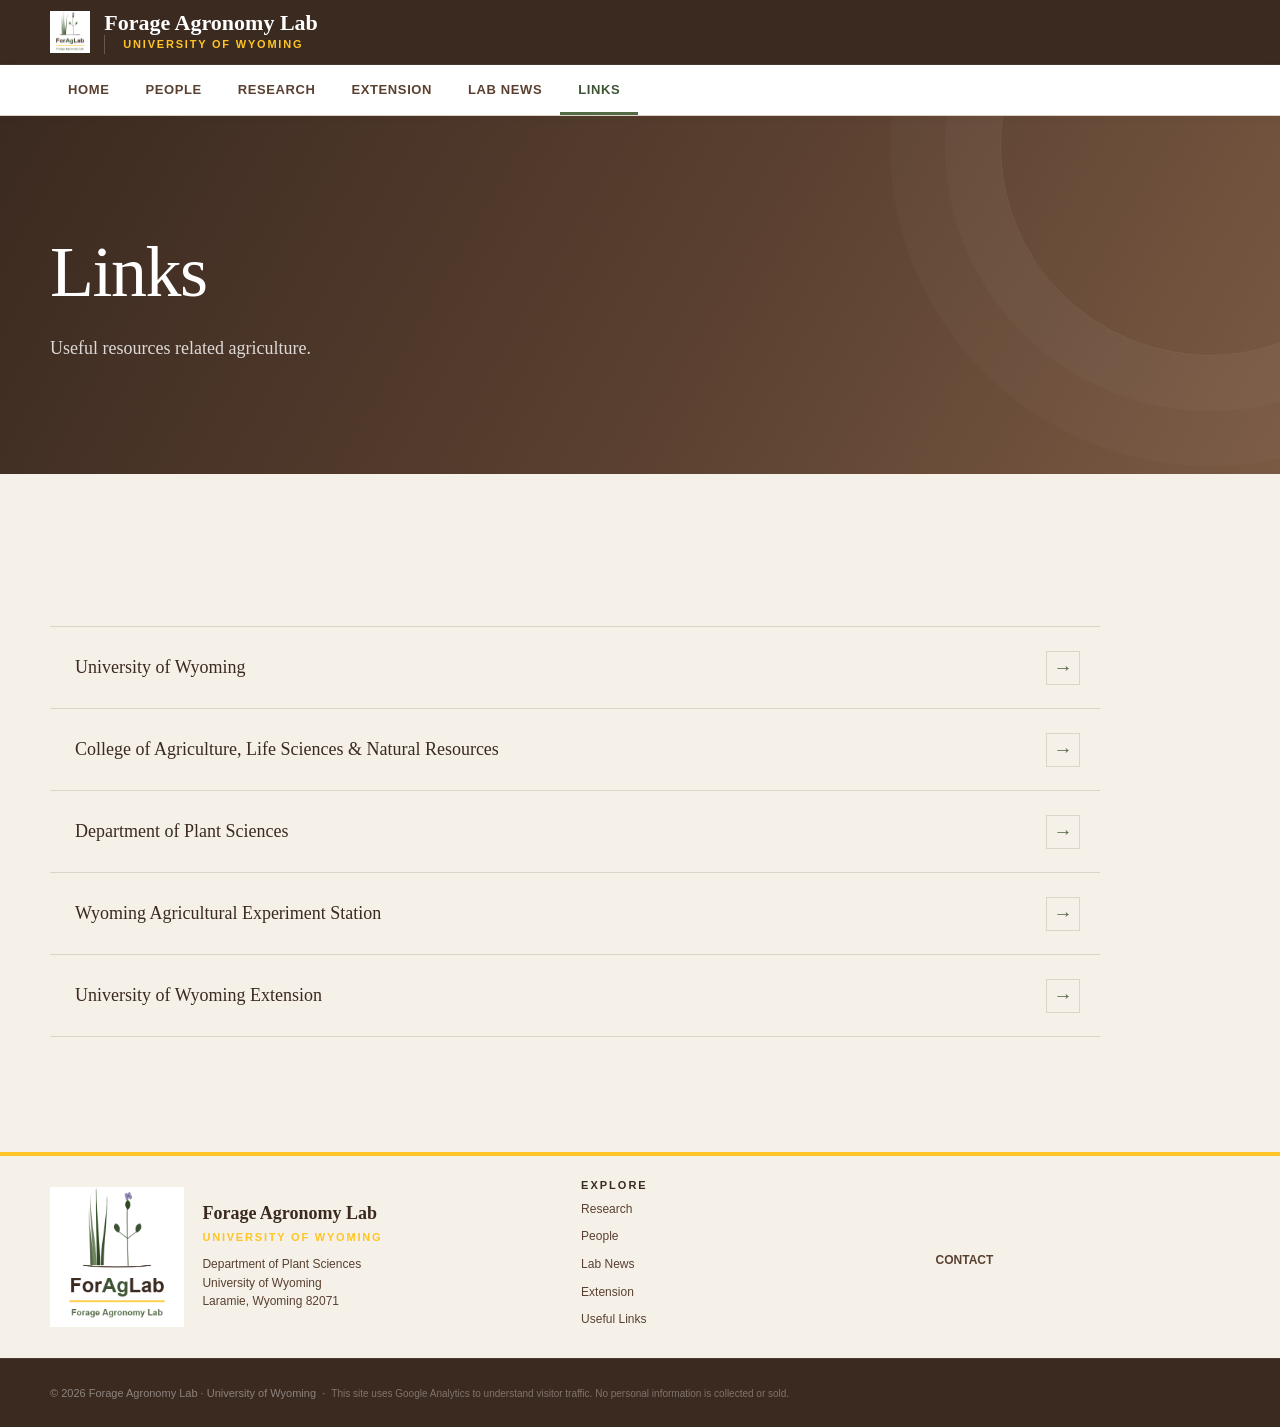
<file: links.html>
<!DOCTYPE html>
<html lang="en">

<head>

    <meta charset="UTF-8">

    <meta name="viewport"
          content="width=device-width, initial-scale=1.0">

    <title>Links | Forage Agronomy Lab | University of Wyoming</title>

    <meta name="description"
          content="Useful links to the University of Wyoming and agricultural programs, research, and Extension resources.">

    <!-- Shared site styles -->
    <link rel="stylesheet" href="css/style.css">

    <!-- Links page styles -->
    <link rel="stylesheet" href="css/links.css">

</head>


<body>


<!-- =====================================================
     SHARED HEADER
===================================================== -->

<div id="header-placeholder"></div>



<!-- =====================================================
     MAIN
===================================================== -->

<main>


    <!-- =================================================
         PAGE HERO
    ================================================== -->

    <section class="page-hero">

        <div class="container">

            <p class="eyebrow">
            </p>

            <h1>
                Links
            </h1>

            <p class="hero-text">
                Useful resources related agriculture.
            </p>

        </div>

    </section>



    <!-- =================================================
         LINKS
    ================================================== -->

    <section class="links-section">

        <div class="container">

            <div class="section-heading">

                <p class="eyebrow">
                </p>

                <h2>
                </h2>

            </div>


            <div class="links-list">


                <!-- UNIVERSITY OF WYOMING -->

                <a
                    href="https://www.uwyo.edu/"
                    class="resource-link"
                    target="_blank"
                    rel="noopener noreferrer">

                    <span>
                        University of Wyoming
                    </span>

                    <span
                        class="link-arrow"
                        aria-hidden="true">
                        →
                    </span>

                </a>


                <!-- COLLEGE -->

                <a
                    href="https://www.uwyo.edu/uwag/"
                    class="resource-link"
                    target="_blank"
                    rel="noopener noreferrer">

                    <span>
                        College of Agriculture, Life Sciences &amp;
                        Natural Resources
                    </span>

                    <span
                        class="link-arrow"
                        aria-hidden="true">
                        →
                    </span>

                </a>


                <!-- PLANT SCIENCES -->

                <a
                    href="https://www.uwyo.edu/plantsciences/"
                    class="resource-link"
                    target="_blank"
                    rel="noopener noreferrer">

                    <span>
                        Department of Plant Sciences
                    </span>

                    <span
                        class="link-arrow"
                        aria-hidden="true">
                        →
                    </span>

                </a>


                <!-- AGRICULTURAL EXPERIMENT STATION -->

                <a
                    href="https://www.uwyo.edu/uwexpstn/"
                    class="resource-link"
                    target="_blank"
                    rel="noopener noreferrer">

                    <span>
                        Wyoming Agricultural Experiment Station
                    </span>

                    <span
                        class="link-arrow"
                        aria-hidden="true">
                        →
                    </span>

                </a>


                <!-- EXTENSION -->

                <a
                    href="https://www.uwyo.edu/uwe/"
                    class="resource-link"
                    target="_blank"
                    rel="noopener noreferrer">

                    <span>
                        University of Wyoming Extension
                    </span>

                    <span
                        class="link-arrow"
                        aria-hidden="true">
                        →
                    </span>

                </a>


            </div>

        </div>

    </section>


</main>



<!-- =====================================================
     SHARED FOOTER
===================================================== -->

<div id="footer-placeholder"></div>



<!-- =====================================================
     JAVASCRIPT
===================================================== -->

<script src="js/components.js"></script>
<script src="js/script.js"></script>
<script src="js/links.js"></script>

</body>

</html>
</file>
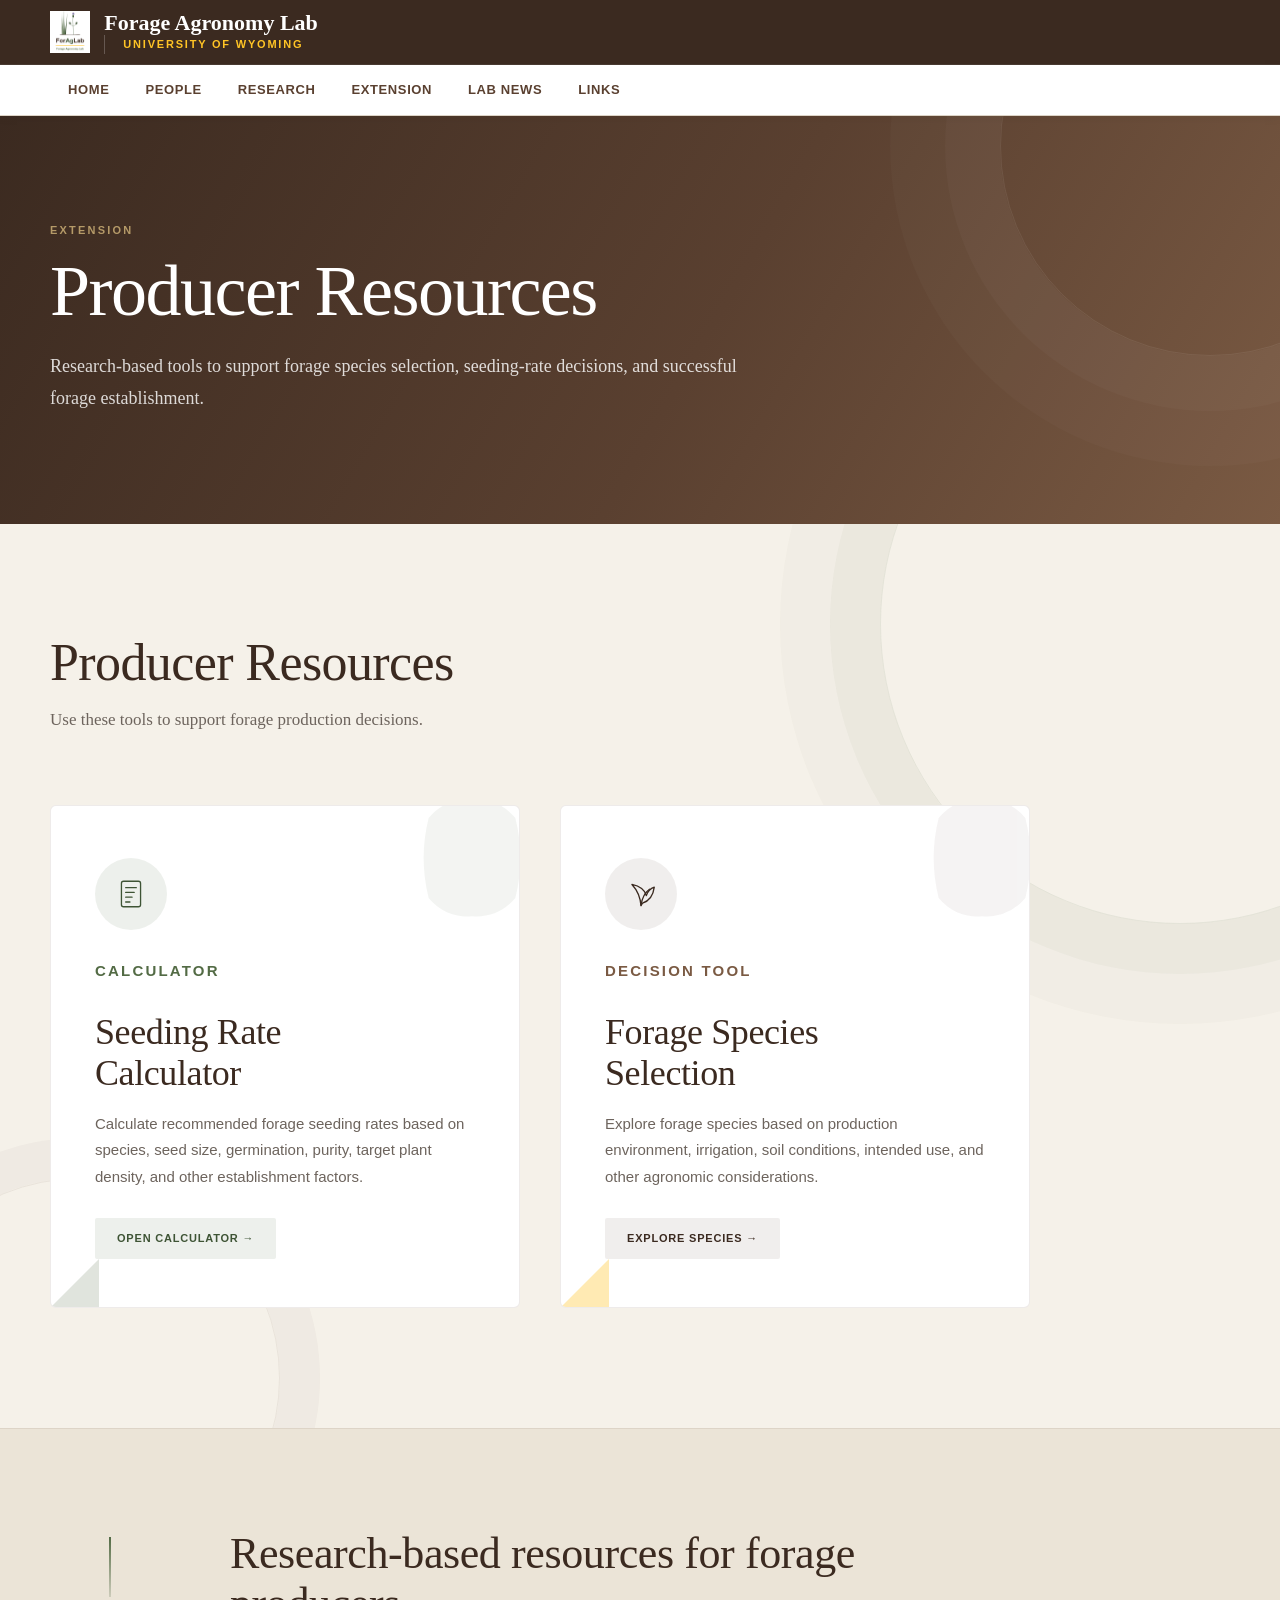
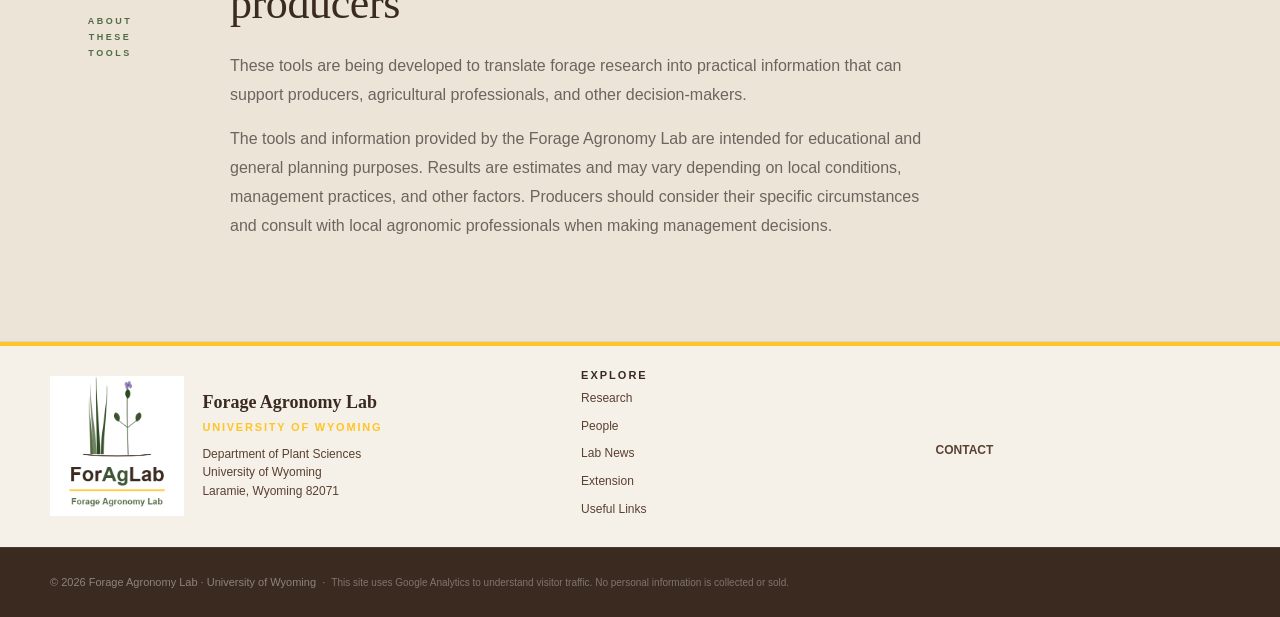
<file: producer-resources.html>
<!DOCTYPE html>
<html lang="en">

<head>

    <meta charset="UTF-8">

    <meta name="viewport"
          content="width=device-width, initial-scale=1.0">

    <title>Producer Resources | Forage Agronomy Lab</title>

    <meta name="description"
          content="Producer resources from the Forage Agronomy Lab, including forage seeding rate calculation and forage species selection tools.">

    <link rel="stylesheet" href="css/style.css">
    <link rel="stylesheet" href="css/producer-resources.css">

</head>


<body>


<!-- SHARED HEADER -->
<div id="header-placeholder"></div>


<!-- =====================================================
     PAGE HERO
===================================================== -->

<section class="page-hero">

    <div class="container">

        <p class="eyebrow">EXTENSION</p>

        <h1>Producer Resources</h1>

        <p class="hero-text">
            Research-based tools to support forage species selection,
            seeding-rate decisions, and successful forage establishment.
        </p>

    </div>

</section>


<!-- =====================================================
     RESOURCES
===================================================== -->

<main>

<section class="resources-section">

    <div class="container">

        <div class="res-bg-ring res-bg-ring-1"></div>
        <div class="res-bg-ring res-bg-ring-2"></div>

        <div class="section-heading">
            <h2>Producer Resources</h2>
            <p>Use these tools to support forage production decisions.</p>
        </div>

        <div class="resources-art-grid">


            <!-- ── SEEDING RATE CALCULATOR ── -->

            <a href="seeding-rate-calculator.html"
               class="art-card art-card-left">

                <div class="art-shape" aria-hidden="true">
                    <svg viewBox="0 0 320 360"
                         width="110" height="120"
                         xmlns="http://www.w3.org/2000/svg">
                        <path class="art-shape-fill"
                              d="M30,60
                                 Q0,180 30,300
                                 Q80,360 160,355
                                 Q240,360 290,300
                                 Q320,180 290,60
                                 Q240,0 160,5
                                 Q80,0 30,60 Z"/>
                    </svg>
                </div>

                <div class="art-icon-wrap">
                    <svg class="art-icon" viewBox="0 0 64 64" aria-hidden="true">
                        <rect x="14" y="8" width="36" height="48" rx="4"
                              fill="none" stroke="currentColor" stroke-width="2.5"/>
                        <line x1="22" y1="20" x2="42" y2="20"
                              stroke="currentColor" stroke-width="2.5" stroke-linecap="round"/>
                        <line x1="22" y1="29" x2="38" y2="29"
                              stroke="currentColor" stroke-width="2.5" stroke-linecap="round"/>
                        <line x1="22" y1="38" x2="34" y2="38"
                              stroke="currentColor" stroke-width="2.5" stroke-linecap="round"/>
                        <line x1="22" y1="47" x2="30" y2="47"
                              stroke="currentColor" stroke-width="2.5" stroke-linecap="round"/>
                    </svg>
                </div>

                <div class="art-content">
                    <p class="art-category">CALCULATOR</p>
                    <h3>Seeding Rate<br>Calculator</h3>
                    <p>
                        Calculate recommended forage seeding rates based on
                        species, seed size, germination, purity, target plant
                        density, and other establishment factors.
                    </p>
                    <span class="art-cta">Open Calculator →</span>
                </div>

                <div class="art-corner"></div>

            </a>


            <!-- ── FORAGE SPECIES SELECTION ── -->

            <a href="forage-species-selection.html"
               class="art-card art-card-right">

                <div class="art-shape" aria-hidden="true">
                    <svg viewBox="0 0 320 360"
                         width="110" height="120"
                         xmlns="http://www.w3.org/2000/svg">
                        <path class="art-shape-fill"
                              d="M30,60
                                 Q0,180 30,300
                                 Q80,360 160,355
                                 Q240,360 290,300
                                 Q320,180 290,60
                                 Q240,0 160,5
                                 Q80,0 30,60 Z"/>
                    </svg>
                </div>

                <div class="art-icon-wrap">
                    <svg class="art-icon" viewBox="0 0 64 64" aria-hidden="true">
                        <path d="M32 54
                                 C31 40 27 27 15 14
                                 C29 17 39 24 42 35
                                 C45 26 51 21 57 19
                                 C55 34 48 45 35 49
                                 L32 54Z"
                              fill="none" stroke="currentColor" stroke-width="2.5"
                              stroke-linecap="round" stroke-linejoin="round"/>
                        <path d="M32 53 C34 40 38 30 48 23"
                              fill="none" stroke="currentColor" stroke-width="2.5"
                              stroke-linecap="round"/>
                    </svg>
                </div>

                <div class="art-content">
                    <p class="art-category">DECISION TOOL</p>
                    <h3>Forage Species<br>Selection</h3>
                    <p>
                        Explore forage species based on production environment,
                        irrigation, soil conditions, intended use, and other
                        agronomic considerations.
                    </p>
                    <span class="art-cta">Explore Species →</span>
                </div>

                <div class="art-corner"></div>

            </a>


        </div>

    </div>

</section>


<!-- =====================================================
     INFORMATION SECTION
===================================================== -->

<section class="info-section">

    <div class="container">

        <div class="info-layout">

            <div class="info-aside">
                <div class="info-aside-line"></div>
                <p class="info-aside-label">ABOUT<br>THESE<br>TOOLS</p>
            </div>

            <div class="info-content">

                <h2>Research-based resources for forage producers</h2>

                <p>
                    These tools are being developed to translate forage research
                    into practical information that can support producers,
                    agricultural professionals, and other decision-makers.
                </p>

                <p>
                    The tools and information provided by the Forage Agronomy Lab
                    are intended for educational and general planning purposes.
                    Results are estimates and may vary depending on local conditions,
                    management practices, and other factors. Producers should
                    consider their specific circumstances and consult with local
                    agronomic professionals when making management decisions.
                </p>

            </div>

        </div>

    </div>

</section>

</main>


<!-- SHARED FOOTER -->
<div id="footer-placeholder"></div>

<script src="js/components.js"></script>
<script src="js/script.js"></script>
<script src="js/producer-resources.js"></script>

</body>
</html>
</file>
<file: css/style.css>
/* =========================================================
   FORAGE AGRONOMY LAB — Global Styles
   css/style.css
========================================================= */


/* =========================================================
   1. DESIGN TOKENS
========================================================= */

:root {
    --brown-dark:   #3b2a20;
    --brown:        #5a4030;
    --brown-light:  #7a5a43;
    --green:        #536b45;
    --green-dark:   #3e5435;
    --green-light:  #718563;
    --cream:        #f5f1e9;
    --cream-dark:   #ebe4d7;
    --white:        #ffffff;
    --text:         #302a25;
    --text-light:   #6d645d;
    --text-muted:   #8a8178;
    --border:       #ddd4c7;
    --border-light: #e9e3d9;
    --gold:         #ffc425;
    --gold-muted:   #b59a68;
    --max-width:    1180px;
    --shadow-small:  0 4px 15px  rgba(59,42,32,0.07);
    --shadow-medium: 0 12px 30px rgba(59,42,32,0.10);
    --shadow-large:  0 20px 45px rgba(59,42,32,0.13);
    --transition:   0.25s ease;
}


/* =========================================================
   2. RESET
========================================================= */

*, *::before, *::after { box-sizing: border-box; }
html { scroll-behavior: smooth; }

body {
    margin: 0; padding: 0;
    background: var(--cream);
    color: var(--text);
    font-family: Georgia, "Times New Roman", serif;
    font-size: 16px;
    line-height: 1.7;
    -webkit-font-smoothing: antialiased;
}

img { display: block; max-width: 100%; }
button, input, select, textarea { font: inherit; }
button { cursor: pointer; }
a { color: inherit; text-decoration: none; }


/* =========================================================
   3. CONTAINER
========================================================= */

.container {
    width: min(calc(100% - 48px), var(--max-width));
    margin-left: auto;
    margin-right: auto;
}


/* =========================================================
   4. TYPOGRAPHY
========================================================= */

h1,h2,h3,h4,h5,h6 {
    margin-top: 0;
    color: var(--brown-dark);
    font-family: Georgia, "Times New Roman", serif;
    font-weight: 500;
}

p { margin-top: 0; }
strong { color: var(--brown-dark); }

.eyebrow {
    margin: 0 0 14px;
    color: var(--green);
    font-family: Arial, Helvetica, sans-serif;
    font-size: 11px;
    font-weight: 700;
    letter-spacing: 2.2px;
    text-transform: uppercase;
}

/* =========================================================
   6. SITE HEADER
========================================================= */

.site-header {
    position: relative;
    z-index: 1000;
}

/* Brown brand bar — always visible */
.header-brand-bar {
    background: var(--brown-dark);
    border-bottom: 1px solid rgba(255,255,255,0.08);
}

.header-brand-inner {
    min-height: 64px;
    display: flex;
    align-items: center;
    justify-content: space-between;
}

/* White nav strip — desktop only */
.header-nav-bar {
    background: var(--white);
    border-bottom: 1px solid var(--border);
    box-shadow: 0 2px 10px rgba(59,42,32,0.05);
}


/* =========================================================
   7. BRAND
========================================================= */

.brand { flex-shrink: 0; }

.brand a {
    display: inline-flex;
    align-items: center;
    gap: 18px;
    transition: opacity var(--transition);
}

.brand a:hover { opacity: 0.88; }

.brand-title {
    color: var(--white);
    font-family: Georgia, "Times New Roman", serif;
    font-size: 22px;
    font-weight: 600;
    line-height: 1.15;
}

.brand-subtitle {
    color: var(--gold);
    font-family: Arial, Helvetica, sans-serif;
    font-size: 11px;
    font-weight: 700;
    letter-spacing: 1.8px;
    text-transform: uppercase;
    padding-left: 18px;
    border-left: 1px solid rgba(255,255,255,0.22);
}


/* =========================================================
   8. DESKTOP NAV  (.desktop-nav inside .header-nav-bar)
   Visible on desktop, hidden on mobile.
========================================================= */

.desktop-nav {
    display: flex;
    align-items: center;
    gap: 0;
    font-family: Arial, Helvetica, sans-serif;
}

.desktop-nav > a,
.desktop-nav .dropdown-button {
    position: relative;
    display: inline-flex;
    align-items: center;
    height: 50px;
    padding: 0 18px;
    border: 0;
    background: transparent;
    color: var(--brown);
    font-size: 13px;
    font-weight: 700;
    letter-spacing: 0.6px;
    text-transform: uppercase;
    transition: color var(--transition), background var(--transition);
}

.desktop-nav > a:hover,
.desktop-nav .dropdown-button:hover {
    color: var(--green-dark);
    background: var(--cream);
}

.desktop-nav > a.active { color: var(--green-dark); }

.desktop-nav > a.active::after {
    content: "";
    position: absolute;
    left: 0; right: 0; bottom: 0;
    height: 3px;
    background: var(--green);
}

/* Desktop dropdown */
.desktop-nav .nav-dropdown { position: relative; }

.desktop-nav .dropdown-button { gap: 6px; }

.desktop-nav .dropdown-button span {
    font-size: 11px;
    transition: transform var(--transition);
}

.desktop-nav .nav-dropdown:hover .dropdown-button span {
    transform: rotate(180deg);
}

.desktop-nav .dropdown-menu {
    position: absolute;
    top: 100%; left: 0;
    min-width: 230px;
    padding: 8px;
    background: var(--white);
    border: 1px solid var(--border);
    border-top: 3px solid var(--green);
    box-shadow: var(--shadow-medium);
    opacity: 0;
    visibility: hidden;
    transform: translateY(6px);
    transition:
        opacity var(--transition),
        visibility var(--transition),
        transform var(--transition);
}

.desktop-nav .nav-dropdown:hover .dropdown-menu {
    opacity: 1;
    visibility: visible;
    transform: translateY(0);
}

.desktop-nav .dropdown-menu a {
    display: block;
    padding: 12px 16px;
    color: var(--brown);
    font-family: Arial, Helvetica, sans-serif;
    font-size: 13px;
    font-weight: 600;
    transition:
        background var(--transition),
        color var(--transition),
        padding-left var(--transition);
}

.desktop-nav .dropdown-menu a:hover {
    padding-left: 22px;
    background: var(--cream);
    color: var(--green-dark);
}


/* =========================================================
   9. MOBILE NAV  (.main-nav inside .header-brand-bar)
   Hidden on desktop. Shown as dropdown on mobile.
========================================================= */

/* On desktop: hide mobile nav completely */
.main-nav {
    display: none;
}

/* Mobile menu button — hidden on desktop */
.menu-toggle {
    display: none;
    width: 42px;
    height: 42px;
    padding: 0;
    border: 1px solid rgba(255,255,255,0.35);
    background: transparent;
    color: var(--white);
    font-size: 20px;
    line-height: 1;
    transition: background var(--transition);
}

.menu-toggle:hover {
    background: rgba(255,255,255,0.12);
}


/* =========================================================
   10. PAGE HERO
========================================================= */

.page-hero {
    position: relative;
    overflow: hidden;
    padding: 105px 0 110px;
    background: linear-gradient(
        120deg,
        var(--brown-dark) 0%,
        var(--brown) 55%,
        var(--brown-light) 100%
    );
    color: var(--white);
}

.page-hero::after {
    content: "";
    position: absolute;
    width: 420px; height: 420px;
    right: -140px; top: -180px;
    border: 1px solid rgba(255,255,255,0.08);
    border-radius: 50%;
    box-shadow:
        0 0 0 55px  rgba(255,255,255,0.025),
        0 0 0 110px rgba(255,255,255,0.02);
    pointer-events: none;
}

.page-hero .container { position: relative; z-index: 1; }
.page-hero .eyebrow   { color: var(--gold-muted); }

.page-hero h1 {
    max-width: 850px;
    margin-bottom: 22px;
    color: var(--white);
    font-size: clamp(44px, 6vw, 72px);
    line-height: 1.05;
    letter-spacing: -1.5px;
}

.hero-text {
    max-width: 720px;
    margin-bottom: 0;
    color: rgba(255,255,255,0.82);
    font-size: 18px;
    line-height: 1.75;
}


/* =========================================================
   11. SECTION HEADING
========================================================= */

.section-heading { max-width: 760px; }

.section-heading h2 {
    margin-bottom: 20px;
    color: var(--brown-dark);
    font-size: clamp(35px, 5vw, 52px);
    line-height: 1.1;
    letter-spacing: -0.7px;
}

.section-heading > p:last-child {
    color: var(--text-light);
    font-size: 17px;
    line-height: 1.75;
}


/* =========================================================
   12. BUTTONS
========================================================= */

.button, .btn {
    display: inline-flex;
    align-items: center;
    justify-content: center;
    gap: 9px;
    padding: 13px 22px;
    border: 1px solid var(--brown);
    background: var(--brown);
    color: var(--white);
    font-family: Arial, Helvetica, sans-serif;
    font-size: 11px;
    font-weight: 700;
    letter-spacing: 1px;
    text-transform: uppercase;
    transition:
        background var(--transition),
        border-color var(--transition),
        transform var(--transition);
}

.button:hover, .btn:hover {
    background: var(--green-dark);
    border-color: var(--green-dark);
    transform: translateY(-2px);
}


/* =========================================================
   13. CARD / IMAGE FRAME / DIVIDER
========================================================= */

.card {
    background: var(--white);
    border: 1px solid var(--border-light);
    box-shadow: var(--shadow-small);
    transition: transform var(--transition), box-shadow var(--transition);
}

.card:hover { transform: translateY(-5px); box-shadow: var(--shadow-medium); }

.image-frame { overflow: hidden; background: var(--cream-dark); }

.image-frame img {
    width: 100%; height: 100%;
    object-fit: cover;
    transition: transform 0.5s ease;
}

.image-frame:hover img { transform: scale(1.035); }

.section-divider {
    width: 55px; height: 2px;
    margin: 25px 0;
    background: var(--green);
}


/* =========================================================
   14. FOOTER
========================================================= */

.site-footer { border-top: 4px solid var(--gold); }

.footer-cream { background: var(--cream); padding: 60px 0 52px; }

.footer-cream-grid {
    display: grid;
    grid-template-columns: 1.6fr 1fr 1fr;
    gap: 60px;
    align-items: start;
}

.footer-brand-name {
    font-family: Georgia, "Times New Roman", serif;
    font-size: 22px; font-weight: 600;
    color: var(--brown-dark); line-height: 1.2; margin-bottom: 4px;
}

.footer-brand-sub {
    font-family: Arial, Helvetica, sans-serif;
    font-size: 10px; font-weight: 700;
    letter-spacing: 1.8px; text-transform: uppercase;
    color: var(--green); margin-bottom: 18px;
}

.footer-address {
    font-family: Arial, Helvetica, sans-serif;
    font-size: 14px; line-height: 1.85;
    color: var(--text-light); margin: 0;
}

.footer-links-col h4,
.footer-contact-col h4 {
    font-family: Arial, Helvetica, sans-serif;
    font-size: 10px; font-weight: 700;
    letter-spacing: 2px; text-transform: uppercase;
    color: var(--brown-dark); margin: 0 0 18px;
}

.footer-links-col a {
    display: block;
    font-family: Arial, Helvetica, sans-serif;
    font-size: 14px; color: var(--text-light); margin-bottom: 10px;
    transition: color var(--transition), padding-left var(--transition);
}

.footer-links-col a:hover { color: var(--green-dark); padding-left: 5px; }

.footer-email-link {
    display: inline-block;
    font-family: Arial, Helvetica, sans-serif;
    font-size: 14px; color: var(--brown);
    padding: 10px 16px;
    border: 1px solid var(--border); border-radius: 3px;
    word-break: break-all;
    transition: background var(--transition), border-color var(--transition), color var(--transition);
}

.footer-email-link:hover {
    background: var(--brown-dark);
    border-color: var(--brown-dark);
    color: var(--white);
}

.footer-bottom {
    background: var(--brown-dark);
    border-top: 1px solid rgba(255,255,255,0.08);
}

.footer-bottom .container {
    padding: 18px 0;
    display: flex;
    align-items: center;
    justify-content: space-between;
}

.footer-bottom p {
    margin: 0;
    color: rgba(255,255,255,0.42);
    font-family: Arial, Helvetica, sans-serif;
    font-size: 12px;
}


/* =========================================================
   15. ACCESSIBILITY
========================================================= */

a:focus-visible,
button:focus-visible,
input:focus-visible,
select:focus-visible,
textarea:focus-visible {
    outline: 2px solid var(--green);
    outline-offset: 3px;
}


/* =========================================================
   16. TABLET
========================================================= */

@media (max-width: 900px) {

    .desktop-nav > a,
    .desktop-nav .dropdown-button {
        font-size: 12px;
        padding: 0 13px;
    }

    .footer-cream-grid { gap: 40px; }
    .page-hero { padding: 85px 0 90px; }
}


/* =========================================================
   17. MOBILE
   Switch from desktop two-row header to mobile hamburger.
========================================================= */

@media (max-width: 700px) {

    .container {
        width: min(calc(100% - 34px), var(--max-width));
    }

    /* Brand bar adjustments */
    .header-brand-inner { min-height: 60px; }
    .brand a            { gap: 10px; }
    .brand-title        { font-size: 19px; }
    .brand-subtitle     { font-size: 9px; letter-spacing: 1px; padding-left: 10px; }

    /* Show hamburger button */
    .menu-toggle {
        display: flex;
        align-items: center;
        justify-content: center;
    }

    /* Hide desktop nav strip */
    .header-nav-bar { display: none; }

    /*
       Mobile nav — lives inside .header-brand-bar.
       Shown as a vertical list below the brand bar.
       Hidden by default; .open class added by JS.
    */
    .main-nav {
        display: none;           /* hidden by default  */
        flex-direction: column;
        align-items: stretch;
        background: var(--white);
        border-top: 3px solid var(--green);
        border-bottom: 1px solid var(--border);
        box-shadow: 0 6px 20px rgba(59,42,32,0.12);
        padding: 4px 0 10px;
        width: 100%;
    }

    /* JS adds .open → show the list */
    .main-nav.open {
        display: flex;
    }

    .main-nav > a,
    .main-nav .dropdown-button {
        display: flex;
        align-items: center;
        justify-content: space-between;
        width: 100%;
        min-height: 52px;
        padding: 0 20px;
        border: 0;
        border-bottom: 1px solid var(--border-light);
        background: transparent;
        color: var(--brown-dark);
        font-family: Arial, Helvetica, sans-serif;
        font-size: 14px;
        font-weight: 700;
        letter-spacing: 0.5px;
        text-transform: uppercase;
        text-align: left;
        transition: background var(--transition), color var(--transition);
    }

    .main-nav > a:hover,
    .main-nav .dropdown-button:hover {
        background: var(--cream);
        color: var(--green-dark);
    }

    .main-nav > a.active { color: var(--green-dark); }

    /* Mobile extension dropdown */
    .main-nav .nav-dropdown { width: 100%; }

    .main-nav .dropdown-button { cursor: pointer; }

    .main-nav .dropdown-button span {
        font-size: 12px;
        transition: transform var(--transition);
    }

    .main-nav .nav-dropdown.open .dropdown-button span {
        transform: rotate(180deg);
    }

    .main-nav .dropdown-menu {
        display: none;
        position: static;
        padding: 0;
        border: 0;
        border-top: 2px solid var(--green);
        box-shadow: none;
        background: var(--cream);
        opacity: 1;
        visibility: visible;
        transform: none;
    }

    .main-nav .nav-dropdown.open .dropdown-menu {
        display: block;
    }

    .main-nav .dropdown-menu a {
        display: block;
        padding: 14px 20px 14px 34px;
        color: var(--brown);
        font-family: Arial, Helvetica, sans-serif;
        font-size: 13px;
        font-weight: 600;
        border-bottom: 1px solid var(--border-light);
        transition: color var(--transition), padding-left var(--transition);
    }

    .main-nav .dropdown-menu a:hover {
        color: var(--green-dark);
        padding-left: 40px;
    }

    /* Hero */
    .page-hero { padding: 70px 0 75px; }

    .page-hero h1 {
        font-size: clamp(40px, 11vw, 58px);
        letter-spacing: -1px;
    }

    .hero-text { font-size: 16px; }

    /* Footer */
    .footer-cream-grid { grid-template-columns: 1fr; gap: 36px; }
    .footer-cream      { padding: 48px 0 40px; }
}


/* =========================================================
   18. SMALL MOBILE
========================================================= */

@media (max-width: 450px) {

    .container    { width: calc(100% - 28px); }
    .uw-topbar    { display: none; }
    .brand-title  { font-size: 17px; }
    .brand-subtitle { display: none; }
    .page-hero    { padding: 58px 0 65px; }
    .page-hero h1 { font-size: 38px; }
    .hero-text    { font-size: 15px; }
    .footer-bottom .container { padding: 16px 0; }
}


/* =========================================================
   19. REDUCED MOTION
========================================================= */

@media (prefers-reduced-motion: reduce) {
    html { scroll-behavior: auto; }
    *, *::before, *::after {
        transition-duration: 0.01ms !important;
        animation-duration:  0.01ms !important;
    }
}
</file>
<file: css/index.css>
/* =========================================================
   FORAGE AGRONOMY LAB
   HOME PAGE STYLES
   css/index.css
========================================================= */


/* =========================================================
   1. VARIABLES
========================================================= */

:root {
    --uw-brown:      #492f24;
    --uw-brown-dark: #302018;
    --uw-gold:       #ffc425;
    --home-green:    #536b45;
    --home-cream:    #f5f1e9;
    --home-white:    #ffffff;
    --home-dark:     #241b16;
    --home-text:     #4f4740;
    --home-border:   rgba(73, 47, 36, 0.14);
}


/* =========================================================
   2. SCROLL REVEAL
========================================================= */

.reveal {
    opacity: 1;
    transform: none;
    transition: opacity 0.75s ease, transform 0.75s ease;
}

.reveal.visible {
    opacity: 1;
    transform: translateY(0);
}

.reveal-delay-1 { transition-delay: 0.10s; }
.reveal-delay-2 { transition-delay: 0.20s; }
.reveal-delay-3 { transition-delay: 0.30s; }


/* =========================================================
   3. HERO
========================================================= */

.home-hero {
    position: relative;
    min-height: calc(100vh - 122px);
    min-height: 760px;
    overflow: hidden;
    display: flex;
    align-items: center;
    background: var(--uw-brown);
    color: var(--home-white);
}

.home-hero-image {
    position: absolute;
    inset: 0;
    background-image: url("../images/hero-forage.jpg");
    background-size: cover;
    background-position: center center;
    transform: scale(1.03);
}

.home-hero-overlay {
    position: absolute;
    inset: 0;
    background: linear-gradient(
        90deg,
        rgba(48, 32, 24, 0.93) 0%,
        rgba(48, 32, 24, 0.76) 42%,
        rgba(48, 32, 24, 0.30) 100%
    );
}

.home-hero-content {
    position: relative;
    z-index: 2;
    padding-top: 40px;
}

.home-hero-eyebrow {
    display: flex;
    align-items: center;
    gap: 12px;
    margin: 0 0 24px;
    color: var(--uw-gold);
    font-family: Arial, Helvetica, sans-serif;
    font-size: 11px;
    font-weight: 700;
    letter-spacing: 2.5px;
}

.home-hero-eyebrow span {
    width: 35px;
    height: 1px;
    background: var(--uw-gold);
}

.home-hero h1 {
    max-width: 850px;
    margin: 0 0 25px;
    color: var(--home-white);
    font-size: clamp(52px, 7vw, 88px);
    font-weight: 500;
    line-height: 0.98;
    letter-spacing: -2.5px;
}

.hero-gold-line {
    width: 80px;
    height: 4px;
    margin: 0 0 27px;
    background: var(--uw-gold);
}

.home-hero-text {
    max-width: 650px;
    margin: 0 0 34px;
    color: rgba(255, 255, 255, 0.84);
    font-family: Arial, Helvetica, sans-serif;
    font-size: 18px;
    line-height: 1.75;
}

.hero-actions {
    display: flex;
    flex-wrap: wrap;
    gap: 12px;
}

.hero-button {
    display: inline-flex;
    align-items: center;
    gap: 13px;
    padding: 15px 22px;
    border: 1px solid transparent;
    font-family: Arial, Helvetica, sans-serif;
    font-size: 11px;
    font-weight: 700;
    letter-spacing: 1px;
    text-transform: uppercase;
    transition: transform 0.25s ease, background 0.25s ease, border-color 0.25s ease;
}

.hero-button:hover {
    transform: translateY(-3px);
}

.hero-button-gold {
    background: var(--uw-gold);
    border-color: var(--uw-gold);
    color: var(--uw-brown-dark);
}

.hero-button-gold:hover {
    background: var(--home-white);
    border-color: var(--home-white);
}

.hero-button-outline {
    border-color: rgba(255, 255, 255, 0.55);
    color: var(--home-white);
    background: rgba(255, 255, 255, 0.04);
}

.hero-button-outline:hover {
    background: rgba(255, 255, 255, 0.12);
    border-color: var(--home-white);
}

.hero-scroll {
    position: absolute;
    z-index: 3;
    bottom: 30px;
    left: 50%;
    transform: translateX(-50%);
    display: flex;
    flex-direction: column;
    align-items: center;
    gap: 7px;
    color: rgba(255, 255, 255, 0.70);
    font-family: Arial, Helvetica, sans-serif;
    font-size: 9px;
    font-weight: 700;
    letter-spacing: 2px;
}

.scroll-arrow {
    color: var(--uw-gold);
    font-size: 20px;
    animation: scrollBounce 1.8s ease-in-out infinite;
}

@keyframes scrollBounce {
    0%, 100% { transform: translateY(0); }
    50%       { transform: translateY(6px); }
}


/* =========================================================
   4. ABOUT
========================================================= */

.home-about {
    padding: 145px 0;
    background: var(--home-cream);
}

.about-layout {
    display: grid;
    grid-template-columns: 0.8fr 1.2fr;
    gap: 110px;
    align-items: center;
}

.about-label {
    padding-left: 30px;
    border-left: 4px solid var(--uw-gold);
}

.about-large-title {
    color: var(--uw-brown);
    font-family: Georgia, "Times New Roman", serif;
    font-size: clamp(42px, 5vw, 70px);
    line-height: 0.92;
    letter-spacing: -2px;
}

.about-accent {
    width: 45px;
    height: 2px;
    margin-top: 30px;
    background: var(--home-green);
}

.about-content {
    max-width: 690px;
}

.about-content p {
    color: var(--home-text);
    font-family: Arial, Helvetica, sans-serif;
    font-size: 16px;
    line-height: 1.85;
}

.text-link {
    display: inline-flex;
    align-items: center;
    gap: 10px;
    margin-top: 12px;
    color: var(--home-green);
    font-family: Arial, Helvetica, sans-serif;
    font-size: 11px;
    font-weight: 700;
    letter-spacing: 1px;
    text-transform: uppercase;
}

.text-link span {
    transition: transform 0.25s ease;
}

.text-link:hover span {
    transform: translateX(5px);
}


/* =========================================================
   5. MISSION
========================================================= */

.mission-section {
    position: relative;
    overflow: hidden;
    padding: 135px 0;
    background: var(--uw-brown);
    color: var(--home-white);
}

.mission-pattern {
    position: absolute;
    width: 600px;
    height: 600px;
    right: -280px;
    top: -180px;
    border: 1px solid rgba(255, 255, 255, 0.08);
    border-radius: 50%;
    box-shadow:
        0 0 0 55px  rgba(255, 255, 255, 0.025),
        0 0 0 110px rgba(255, 255, 255, 0.018),
        0 0 0 165px rgba(255, 255, 255, 0.012);
}

.mission-content {
    position: relative;
    z-index: 2;
    max-width: 930px;
    margin: 0 auto;
    text-align: center;
}

.mission-eyebrow {
    margin: 0 0 18px;
    color: var(--uw-gold);
    font-family: Arial, Helvetica, sans-serif;
    font-size: 11px;
    font-weight: 700;
    letter-spacing: 2.5px;
}

.mission-line {
    width: 55px;
    height: 2px;
    margin: 0 auto 32px;
    background: var(--uw-gold);
}

.mission-content h2 {
    margin: 0 auto 25px;
    color: var(--home-white);
    font-size: clamp(35px, 5vw, 58px);
    line-height: 1.15;
    letter-spacing: -1px;
}

.mission-content > p:not(.mission-eyebrow) {
    max-width: 710px;
    margin: 0 auto;
    color: rgba(255, 255, 255, 0.72);
    font-family: Arial, Helvetica, sans-serif;
    font-size: 16px;
    line-height: 1.8;
}

.mission-pillars {
    display: flex;
    justify-content: center;
    flex-wrap: wrap;
    gap: 45px;
    margin-top: 45px;
}

.mission-pillars span {
    color: var(--uw-gold);
    font-family: Arial, Helvetica, sans-serif;
    font-size: 11px;
    font-weight: 700;
    letter-spacing: 2px;
}

.mission-pillars span::before {
    content: "•";
    margin-right: 10px;
    color: rgba(255, 255, 255, 0.4);
}


/* =========================================================
   6. PRODUCER RESOURCES
========================================================= */

.producer-section {
    position: relative;
    overflow: hidden;
    padding: 125px 0 115px;
    background: var(--uw-brown);
    color: var(--home-white);
}

.producer-background {
    position: absolute;
    width: 850px;
    height: 850px;
    top: -500px;
    right: -280px;
    border: 1px solid rgba(255, 255, 255, 0.08);
    border-radius: 50%;
    box-shadow:
        0 0 0 70px  rgba(255, 255, 255, 0.025),
        0 0 0 140px rgba(255, 255, 255, 0.018);
}

.producer-heading {
    position: relative;
    z-index: 2;
    max-width: 760px;
    margin: 0 auto 70px;
    text-align: center;
}

.producer-eyebrow {
    margin: 0 0 15px;
    color: var(--uw-gold);
    font-family: Arial, Helvetica, sans-serif;
    font-size: 11px;
    font-weight: 700;
    letter-spacing: 2.3px;
}

.producer-heading h2 {
    margin: 0 0 18px;
    color: var(--home-white);
    font-size: clamp(42px, 6vw, 68px);
    line-height: 1;
}

.producer-heading p {
    max-width: 650px;
    margin: 0 auto;
    color: rgba(255, 255, 255, 0.72);
    font-family: Arial, Helvetica, sans-serif;
    font-size: 16px;
    line-height: 1.8;
}

/* ── Artistic circle ── */

.pcl-wrap {
    position: relative;
    z-index: 2;
    display: flex;
    flex-direction: column;
    align-items: center;
    gap: 36px;
    margin-bottom: 70px;
}

.pcl-link {
    display: block;
    text-decoration: none;
}

.pcl-orbit {
    position: relative;
    width: 240px;
    height: 240px;
    border: 2px dashed rgba(255, 196, 37, 0.45);
    border-radius: 50%;
    display: flex;
    align-items: center;
    justify-content: center;
    transition: transform 0.7s ease, border-color 0.35s ease;
}

.pcl-link:hover .pcl-orbit {
    transform: rotate(45deg);
    border-color: var(--uw-gold);
}

.pcl-dot {
    position: absolute;
    width: 8px;
    height: 8px;
    border-radius: 50%;
    background: var(--uw-gold);
    top: 50%;
    left: 50%;
    transform:
        rotate(var(--a))
        translateX(118px)
        translateY(-50%)
        rotate(calc(-1 * var(--a)));
    opacity: 0.55;
    transition: opacity 0.35s ease;
}

.pcl-link:hover .pcl-dot {
    opacity: 1;
}

.pcl-inner {
    width: 190px;
    height: 190px;
    border-radius: 50%;
    background: rgba(255, 196, 37, 0.08);
    border: 2px solid var(--uw-gold);
    display: flex;
    flex-direction: column;
    align-items: center;
    justify-content: center;
    gap: 10px;
    padding: 20px;
    text-align: center;
    transition: background 0.35s ease, transform 0.7s ease;
}

.pcl-link:hover .pcl-inner {
    background: var(--uw-gold);
    transform: rotate(-45deg);
}

.pcl-icon {
    width: 52px;
    height: 52px;
    color: var(--uw-gold);
    flex-shrink: 0;
    transition: color 0.25s ease;
}

.pcl-link:hover .pcl-icon {
    color: var(--uw-brown);
}

.pcl-label {
    font-family: Georgia, "Times New Roman", serif;
    font-size: 17px;
    font-weight: 400;
    line-height: 1.25;
    color: var(--home-white);
    transition: color 0.25s ease;
}

.pcl-link:hover .pcl-label {
    color: var(--uw-brown);
}

.pcl-cta {
    font-family: Arial, Helvetica, sans-serif;
    font-size: 10px;
    font-weight: 700;
    letter-spacing: 1.2px;
    text-transform: uppercase;
    color: var(--uw-gold);
    transition: color 0.25s ease;
}

.pcl-link:hover .pcl-cta {
    color: var(--uw-brown);
}

.pcl-pills {
    display: flex;
    flex-wrap: wrap;
    justify-content: center;
    gap: 10px;
}

.pcl-pill {
    padding: 7px 16px;
    border: 1px solid rgba(255, 196, 37, 0.38);
    border-radius: 999px;
    color: rgba(255, 255, 255, 0.72);
    font-family: Arial, Helvetica, sans-serif;
    font-size: 12px;
    letter-spacing: 0.5px;
    transition: border-color 0.25s, color 0.25s;
}

.pcl-pill:hover {
    border-color: var(--uw-gold);
    color: var(--uw-gold);
}

/* Disclaimer */

.producer-disclaimer {
    position: relative;
    z-index: 2;
    max-width: 850px;
    margin: 0 auto;
    padding-top: 25px;
    border-top: 1px solid rgba(255, 255, 255, 0.14);
    text-align: center;
}

.producer-disclaimer strong {
    color: var(--uw-gold);
    font-family: Arial, Helvetica, sans-serif;
    font-size: 10px;
    letter-spacing: 1.5px;
    text-transform: uppercase;
}

.producer-disclaimer p {
    margin: 8px 0 0;
    color: rgba(255, 255, 255, 0.50);
    font-family: Arial, Helvetica, sans-serif;
    font-size: 11px;
    line-height: 1.6;
}


/* =========================================================
   7. WORK IN ACTION — SLIDESHOW
========================================================= */

.home-gallery {
    padding: 135px 0;
    background: var(--home-white);
}

.gallery-heading {
    margin-bottom: 50px;
}

.gallery-heading h2 {
    margin: 0;
    color: var(--uw-brown);
    font-size: clamp(40px, 5vw, 60px);
    line-height: 1;
}

.slideshow-wrap {
    position: relative;
    max-width: 1000px;
    margin: 0 auto;
}

.slideshow {
    position: relative;
    width: 100%;
    aspect-ratio: 16 / 9;
    border-radius: 6px;
    overflow: hidden;
    background: var(--uw-brown-dark);
}

.slide {
    position: absolute;
    inset: 0;
    opacity: 0;
    transition: opacity 0.9s ease;
}

.slide.active {
    opacity: 1;
}

.slide img {
    width: 100%;
    height: 100%;
    object-fit: cover;
    display: block;
}

.slideshow-dots {
    display: flex;
    justify-content: center;
    gap: 8px;
    margin-top: 18px;
}

.sdot {
    width: 9px;
    height: 9px;
    padding: 0;
    border-radius: 50%;
    border: 2px solid rgba(73, 47, 36, 0.45);
    background: transparent;
    cursor: pointer;
    transition: background 0.2s, border-color 0.2s;
}

.sdot.active {
    background: var(--uw-brown);
    border-color: var(--uw-brown);
}

.sdot:hover {
    background: var(--uw-gold);
    border-color: var(--uw-gold);
}


/* =========================================================
   8. TABLET
========================================================= */

@media (max-width: 900px) {

    .home-hero      { min-height: 700px; }

    .about-layout {
        grid-template-columns: 1fr;
        gap: 50px;
    }

    .about-large-title { font-size: 55px; }
}


/* =========================================================
   9. MOBILE
========================================================= */

@media (max-width: 700px) {

    .home-hero {
        min-height: 720px;
        align-items: flex-end;
        padding-bottom: 90px;
    }

    .home-hero-overlay {
        background: linear-gradient(
            180deg,
            rgba(48, 32, 24, 0.35) 0%,
            rgba(48, 32, 24, 0.92) 72%
        );
    }

    .home-hero h1 {
        font-size: clamp(44px, 13vw, 65px);
        letter-spacing: -1.5px;
    }

    .home-hero-text   { font-size: 15px; }

    .hero-actions {
        flex-direction: column;
        align-items: flex-start;
    }

    .hero-scroll      { display: none; }

    .home-about,
    .home-gallery     { padding: 90px 0; }

    .mission-section,
    .producer-section { padding: 90px 0; }

    .about-label      { padding-left: 20px; }
    .about-large-title { font-size: 47px; }

    .mission-content h2   { font-size: 38px; }

    .mission-pillars {
        gap: 20px;
        flex-direction: column;
    }

    .producer-heading { margin-bottom: 50px; }

    .pcl-orbit {
        width: 200px;
        height: 200px;
    }

    .pcl-inner {
        width: 158px;
        height: 158px;
    }

    .pcl-icon {
        width: 42px;
        height: 42px;
    }

    .pcl-dot {
        transform:
            rotate(var(--a))
            translateX(98px)
            translateY(-50%)
            rotate(calc(-1 * var(--a)));
    }
}


/* =========================================================
   10. SMALL MOBILE
========================================================= */

@media (max-width: 450px) {

    .home-hero         { min-height: 680px; }

    .home-hero-eyebrow {
        flex-wrap: wrap;
        line-height: 1.5;
    }

    .home-hero h1      { font-size: 43px; }
    .about-large-title { font-size: 40px; }
    .about-label       { padding-left: 16px; }
}


/* =========================================================
   11. REDUCED MOTION
========================================================= */

@media (prefers-reduced-motion: reduce) {

    .reveal,
    .scroll-arrow,
    .pcl-orbit,
    .pcl-inner,
    .slide {
        transition: none;
        animation: none;
    }
}
</file>
<file: css/extension-articles.css>
/* =====================================================
   FORAGE AGRONOMY LAB — EXTENSION ARTICLES
   Page-specific styles only
===================================================== */


/* =====================================================
   ARTICLES SECTION
===================================================== */

.articles-section {
    background: var(--cream);
    padding: 105px 0 115px;
}


/* =====================================================
   ARTICLE LIST
===================================================== */

.article-list {
    max-width: 1050px;
}


/* =====================================================
   ARTICLE
===================================================== */

.extension-article {
    position: relative;

    display: grid;
    grid-template-columns: 115px minmax(0, 1fr);

    gap: 42px;

    padding: 42px 0;

    border-top: 1px solid var(--border);

    transition:
        padding-left 0.25s ease,
        background-color 0.25s ease;
}

.extension-article:last-child {
    border-bottom: 1px solid var(--border);
}


/*
   Subtle green marker on hover
*/

.extension-article::before {
    content: "";

    position: absolute;

    left: -18px;
    top: 42px;

    width: 3px;
    height: 0;

    background: var(--green);

    transition:
        height 0.25s ease;
}

.extension-article:hover::before {
    height: 42px;
}


/* =====================================================
   ARTICLE YEAR
===================================================== */

.article-year {
    padding-top: 7px;

    color: var(--green);

    font-family:
        Arial,
        Helvetica,
        sans-serif;

    font-size: 11px;
    font-weight: 700;
    letter-spacing: 2px;
    line-height: 1.4;

    text-transform: uppercase;
}


/* =====================================================
   ARTICLE CONTENT
===================================================== */

.article-content {
    min-width: 0;
}


/* =====================================================
   ARTICLE CATEGORY
===================================================== */

.article-category {
    display: inline-block;

    margin: 0 0 12px;

    padding-bottom: 4px;

    color: var(--green);

    border-bottom: 1px solid
        rgba(83, 107, 69, 0.35);

    font-family:
        Arial,
        Helvetica,
        sans-serif;

    font-size: 10px;
    font-weight: 700;
    letter-spacing: 1.8px;
    line-height: 1.4;

    text-transform: uppercase;
}


/* =====================================================
   ARTICLE TITLE
===================================================== */

.article-content h3 {
    max-width: 850px;

    margin: 0 0 14px;

    font-size:
        clamp(25px, 3vw, 34px);

    font-weight: 500;
    line-height: 1.2;

    letter-spacing: -0.3px;
}

.article-content h3 a {
    position: relative;

    color: var(--brown-dark);

    border-bottom: 1px solid transparent;

    transition:
        color 0.25s ease,
        border-color 0.25s ease;
}

.article-content h3 a:hover {
    color: var(--green-dark);

    border-bottom-color:
        rgba(62, 84, 53, 0.35);
}


/* =====================================================
   ARTICLE DESCRIPTION
===================================================== */

.article-description {
    max-width: 760px;

    margin: 0 0 20px;

    color: var(--text-light);

    font-size: 16px;
    line-height: 1.75;
}


/* =====================================================
   PDF / ARTICLE LINK
===================================================== */

.pdf-link {
    display: inline-flex;
    align-items: center;

    gap: 9px;

    color: var(--brown);

    font-family:
        Arial,
        Helvetica,
        sans-serif;

    font-size: 11px;
    font-weight: 700;
    letter-spacing: 1px;
    line-height: 1.4;

    text-transform: uppercase;

    transition:
        color 0.2s ease,
        gap 0.2s ease;
}

.pdf-link span {
    display: inline-block;

    font-size: 17px;
    line-height: 1;

    transition:
        transform 0.2s ease;
}

.pdf-link:hover {
    color: var(--green-dark);

    gap: 12px;
}

.pdf-link:hover span {
    transform: translateX(2px);
}


/* =====================================================
   FEATURED / FIRST ARTICLE
   Gives the newest article more visual importance
===================================================== */

.extension-article:first-child {
    padding-top: 50px;
    padding-bottom: 50px;
}

.extension-article:first-child .article-year {
    color: var(--gold);
}

.extension-article:first-child .article-content h3 {
    font-size:
        clamp(29px, 4vw, 40px);
}


/* =====================================================
   ARTICLE NUMBER / VISUAL ACCENT
   Optional decorative element created entirely with CSS
===================================================== */

.extension-article:first-child .article-content::after {
    content: "";

    display: block;

    width: 55px;
    height: 2px;

    margin-top: 28px;

    background: var(--green);
}


/* =====================================================
   ACCESSIBILITY
===================================================== */

.article-content h3 a:focus-visible,
.pdf-link:focus-visible {
    outline: 2px solid var(--green);
    outline-offset: 4px;
}


/* =====================================================
   TABLET
===================================================== */

@media (max-width: 900px) {

    .articles-section {
        padding: 85px 0 95px;
    }

    .article-list {
        max-width: 100%;
    }

    .extension-article {
        grid-template-columns: 90px minmax(0, 1fr);

        gap: 30px;

        padding: 38px 0;
    }

    .extension-article::before {
        left: -12px;
    }

    .extension-article:first-child {
        padding-top: 42px;
        padding-bottom: 42px;
    }

}


/* =====================================================
   MOBILE
===================================================== */

@media (max-width: 700px) {

    .articles-section {
        padding: 65px 0 75px;
    }

    .extension-article {
        grid-template-columns: 1fr;

        gap: 7px;

        padding: 32px 0;
    }

    .extension-article::before {
        left: -8px;
        top: 32px;
    }

    .extension-article:hover::before {
        height: 35px;
    }

    .article-year {
        padding-top: 0;

        margin-bottom: 3px;
    }

    .article-content h3 {
        font-size: 25px;
        line-height: 1.25;
    }

    .extension-article:first-child {
        padding-top: 38px;
        padding-bottom: 38px;
    }

    .extension-article:first-child .article-content h3 {
        font-size: 29px;
    }

    .article-description {
        font-size: 15px;
        line-height: 1.7;
    }

}


/* =====================================================
   SMALL MOBILE
===================================================== */

@media (max-width: 450px) {

    .articles-section {
        padding-top: 55px;
        padding-bottom: 65px;
    }

    .extension-article {
        padding: 28px 0;
    }

    .extension-article:first-child {
        padding-top: 32px;
        padding-bottom: 32px;
    }

    .article-content h3 {
        font-size: 23px;
    }

    .extension-article:first-child .article-content h3 {
        font-size: 27px;
    }

    .article-description {
        font-size: 14.5px;
    }

    .pdf-link {
        font-size: 10px;
    }

}
</file>
<file: css/extension.css>
/* =====================================================
   FORAGE AGRONOMY LAB — EXTENSION HUB
   Page-specific styles only
===================================================== */


/* =====================================================
   EXTENSION HUB SECTION
===================================================== */

.extension-hub {
    padding: 100px 0 120px;
    background: var(--cream);
}


/* =====================================================
   HUB GRID
===================================================== */

.hub-grid {
    display: grid;
    grid-template-columns: repeat(2, 1fr);
    gap: 32px;
    max-width: 960px;
}


/* =====================================================
   HUB CARD
===================================================== */

.hub-card {
    position: relative;
    display: flex;
    flex-direction: column;
    padding: 52px 46px;
    background: var(--white);
    border: 1px solid var(--border-light);
    box-shadow: 0 12px 35px rgba(59, 42, 32, 0.07);
    transition:
        transform 0.3s ease,
        box-shadow 0.3s ease,
        border-color 0.3s ease;
    overflow: hidden;
}

.hub-card::before {
    content: "";
    position: absolute;
    left: 0;
    top: 0;
    width: 100%;
    height: 4px;
    background: var(--green);
    transform: scaleX(0);
    transform-origin: left;
    transition: transform 0.3s ease;
}

.hub-card:hover {
    transform: translateY(-8px);
    box-shadow: 0 24px 50px rgba(59, 42, 32, 0.13);
    border-color: rgba(83, 107, 69, 0.30);
}

.hub-card:hover::before {
    transform: scaleX(1);
}


/* =====================================================
   HUB ICON
===================================================== */

.hub-icon {
    width: 68px;
    height: 68px;
    display: flex;
    align-items: center;
    justify-content: center;
    background: rgba(83, 107, 69, 0.10);
    border-radius: 50%;
    margin-bottom: 28px;
    color: var(--green-dark);
    transition: background 0.3s ease, color 0.3s ease;
    flex-shrink: 0;
}

.hub-icon svg {
    width: 34px;
    height: 34px;
}

.hub-card:hover .hub-icon {
    background: var(--green-dark);
    color: var(--white);
}


/* =====================================================
   HUB CONTENT
===================================================== */

.hub-content {
    display: flex;
    flex-direction: column;
    flex: 1;
}

.hub-category {
    margin: 0 0 10px;
    color: var(--green);
    font-family: Arial, Helvetica, sans-serif;
    font-size: 10px;
    font-weight: 700;
    letter-spacing: 2.2px;
    text-transform: uppercase;
}

.hub-content h2 {
    margin: 0 0 16px;
    color: var(--brown-dark);
    font-size: clamp(28px, 3vw, 36px);
    font-weight: 500;
    line-height: 1.15;
    letter-spacing: -0.3px;
}

.hub-content p {
    margin: 0 0 28px;
    color: var(--text-light);
    font-family: Arial, Helvetica, sans-serif;
    font-size: 16px;
    line-height: 1.78;
    flex: 1;
}

.hub-cta {
    display: inline-flex;
    align-items: center;
    gap: 8px;
    margin-top: auto;
    width: fit-content;
    padding: 12px 24px;
    background: rgba(83, 107, 69, 0.10);
    color: var(--green-dark);
    font-family: Arial, Helvetica, sans-serif;
    font-size: 11px;
    font-weight: 700;
    letter-spacing: 0.8px;
    text-transform: uppercase;
    transition:
        background 0.25s ease,
        color 0.25s ease,
        transform 0.25s ease;
}

.hub-card:hover .hub-cta {
    background: var(--green-dark);
    color: var(--white);
    transform: translateX(4px);
}


/* =====================================================
   TABLET
===================================================== */

@media (max-width: 800px) {

    .extension-hub {
        padding: 70px 0 85px;
    }

    .hub-grid {
        grid-template-columns: 1fr;
        max-width: 560px;
    }

    .hub-card {
        padding: 40px 32px;
    }

}


/* =====================================================
   MOBILE
===================================================== */

@media (max-width: 500px) {

    .extension-hub {
        padding: 55px 0 65px;
    }

    .hub-card {
        padding: 32px 24px;
    }

    .hub-icon {
        width: 56px;
        height: 56px;
        margin-bottom: 22px;
    }

    .hub-icon svg {
        width: 28px;
        height: 28px;
    }

}
</file>
<file: css/forage-species-selection.css>
/* =====================================================
   FORAGE AGRONOMY LAB
   FORAGE SPECIES SELECTION
   Page-specific styles only
===================================================== */


/* =====================================================
   1. SELECTION SECTION
===================================================== */

.selection-section {
    padding: 100px 0 115px;
    background: var(--cream);
}


/* =====================================================
   2. INTRODUCTION
===================================================== */

.tool-intro {
    max-width: 850px;
    margin-bottom: 50px;
}

.tool-intro h2 {
    max-width: 800px;

    margin: 0 0 20px;

    color: var(--brown-dark);

    font-size:
        clamp(36px, 5vw, 54px);

    font-weight: 500;
    line-height: 1.1;

    letter-spacing: -0.7px;
}

.tool-intro > p:not(.eyebrow) {
    max-width: 760px;

    margin-bottom: 28px;

    color: var(--text-light);

    font-size: 17px;
    line-height: 1.75;
}


/* =====================================================
   3. NOTICE
===================================================== */

.notice {
    position: relative;

    padding: 21px 24px 21px 26px;

    background: var(--cream-dark);

    border: 1px solid var(--border);
    border-left: 4px solid var(--green);
}

.notice strong {
    display: block;

    margin-bottom: 5px;

    color: var(--brown-dark);

    font-family:
        Arial,
        Helvetica,
        sans-serif;

    font-size: 13px;
    font-weight: 700;
}

.notice p {
    margin: 0;

    color: var(--text-light);

    font-size: 14px;
    line-height: 1.65;
}


/* =====================================================
   4. TOOL CARD
===================================================== */

.tool-card {
    position: relative;

    margin-bottom: 32px;

    padding: 42px 45px;

    background: var(--white);

    border: 1px solid var(--border-light);

    box-shadow:
        0 12px 35px rgba(59, 42, 32, 0.07);
}


/* =====================================================
   5. STEP HEADING
===================================================== */

.step-heading {
    display: flex;
    align-items: flex-start;

    gap: 20px;

    padding-bottom: 30px;
    margin-bottom: 10px;

    border-bottom: 1px solid var(--border);
}

.step-number {
    position: relative;

    flex-shrink: 0;

    width: 58px;
    height: 58px;

    display: flex;
    align-items: center;
    justify-content: center;

    background: var(--brown-dark);

    color: var(--white);

    font-family:
        Arial,
        Helvetica,
        sans-serif;

    font-size: 12px;
    font-weight: 700;
    letter-spacing: 1.5px;
}

.step-number::after {
    content: "";

    position: absolute;

    right: -5px;
    bottom: -5px;

    width: 15px;
    height: 15px;

    border-right: 2px solid var(--green);
    border-bottom: 2px solid var(--green);
}

.step-heading h2 {
    margin: 4px 0 0;

    color: var(--brown-dark);

    font-size:
        clamp(29px, 4vw, 43px);

    font-weight: 500;
    line-height: 1.15;

    letter-spacing: -0.4px;
}


/* =====================================================
   6. QUESTIONS
===================================================== */

.question {
    padding: 27px 0 30px;

    border-bottom: 1px solid var(--border);
}

.question:last-child {
    border-bottom: none;
}

.question-label {
    display: block;

    margin-bottom: 14px;

    color: var(--brown-dark);

    font-family:
        Arial,
        Helvetica,
        sans-serif;

    font-size: 12px;
    font-weight: 700;
    letter-spacing: 0.4px;
}


/* =====================================================
   7. OPTION GRID
===================================================== */

.option-grid {
    display: grid;

    grid-template-columns:
        repeat(2, minmax(0, 1fr));

    gap: 12px;
}

.option-grid.three {
    grid-template-columns:
        repeat(3, minmax(0, 1fr));
}

.option-grid.four {
    grid-template-columns:
        repeat(4, minmax(0, 1fr));
}


/* =====================================================
   8. OPTION BUTTON
===================================================== */

.option-button {
    position: relative;

    min-height: 88px;

    padding: 17px 19px;

    text-align: left;

    background: var(--white);

    border: 1px solid var(--border);

    color: var(--text);

    transition:
        border-color 0.2s ease,
        background-color 0.2s ease,
        box-shadow 0.2s ease,
        transform 0.2s ease;
}

.option-button:hover {
    background: #fcfbf8;

    border-color: var(--brown-light);

    box-shadow:
        0 5px 15px rgba(59, 42, 32, 0.07);

    transform:
        translateY(-2px);
}

.option-button strong {
    display: block;

    margin-bottom: 5px;

    color: var(--brown-dark);

    font-size: 16px;
    font-weight: 600;
    line-height: 1.35;
}

.option-button span {
    display: block;

    color: var(--text-light);

    font-size: 13px;
    line-height: 1.45;
}


/* =====================================================
   SELECTED OPTION
===================================================== */

.option-button.selected {
    padding: 16px 18px;

    background: var(--cream-dark);

    border: 2px solid var(--green);

    box-shadow:
        0 5px 18px rgba(62, 84, 53, 0.10);
}

.option-button.selected::after {
    content: "✓";

    position: absolute;

    top: 12px;
    right: 14px;

    width: 22px;
    height: 22px;

    display: flex;
    align-items: center;
    justify-content: center;

    background: var(--green);

    color: var(--white);

    font-family:
        Arial,
        Helvetica,
        sans-serif;

    font-size: 12px;
    font-weight: 700;
}

.option-button.selected strong {
    color: var(--green-dark);
}


/* =====================================================
   9. ACTION AREA
===================================================== */

.action-area {
    display: flex;
    align-items: center;

    gap: 12px;

    margin: 38px 0 52px;
}

.primary-button,
.secondary-button {
    min-height: 52px;

    padding: 13px 24px;

    font-family:
        Arial,
        Helvetica,
        sans-serif;

    font-size: 11px;
    font-weight: 700;
    letter-spacing: 0.9px;

    text-transform: uppercase;

    cursor: pointer;

    transition:
        background-color 0.2s ease,
        border-color 0.2s ease,
        color 0.2s ease,
        transform 0.2s ease,
        box-shadow 0.2s ease;
}


/* Primary */

.primary-button {
    background: var(--brown);

    border: 1px solid var(--brown);

    color: var(--white);
}

.primary-button:hover {
    background: var(--green-dark);

    border-color: var(--green-dark);

    box-shadow:
        0 7px 18px rgba(62, 84, 53, 0.15);

    transform:
        translateY(-2px);
}


/* Secondary */

.secondary-button {
    background: var(--cream-dark);

    border: 1px solid var(--border);

    color: var(--brown);
}

.secondary-button:hover {
    background: var(--white);

    border-color: var(--brown-light);

    transform:
        translateY(-1px);
}


/* Focus */

.primary-button:focus-visible,
.secondary-button:focus-visible {
    outline: 2px solid var(--green);

    outline-offset: 3px;
}


/* =====================================================
   10. RESULTS SECTION
===================================================== */

.results-section {
    position: relative;

    margin-bottom: 38px;

    padding: 48px;

    background: var(--white);

    border: 1px solid var(--border-light);

    box-shadow:
        0 15px 40px rgba(59, 42, 32, 0.07);

    scroll-margin-top: 30px;
}


/* Green top accent */

.results-section::before {
    content: "";

    position: absolute;

    left: 0;
    top: 0;

    width: 100%;
    height: 3px;

    background: var(--green);
}


/* =====================================================
   11. RESULTS HEADING
===================================================== */

.results-heading {
    max-width: 800px;

    margin-bottom: 32px;
}

.results-heading h2 {
    margin: 0 0 12px;

    color: var(--brown-dark);

    font-size:
        clamp(35px, 5vw, 50px);

    font-weight: 500;
    line-height: 1.1;

    letter-spacing: -0.6px;
}

.results-heading p:last-child {
    margin: 0;

    color: var(--text-light);

    font-size: 16px;
    line-height: 1.7;
}


/* =====================================================
   12. SEARCH / RESULTS CONTROLS
===================================================== */

.results-controls {
    display: flex;
    align-items: center;

    gap: 15px;

    margin-bottom: 32px;

    padding: 17px 18px;

    background: var(--cream);

    border: 1px solid var(--border);
}

.results-controls label {
    flex-shrink: 0;

    color: var(--brown-dark);

    font-family:
        Arial,
        Helvetica,
        sans-serif;

    font-size: 11px;
    font-weight: 700;
    letter-spacing: 0.6px;

    text-transform: uppercase;
}

.results-controls input {
    flex: 1;

    max-width: 420px;

    min-height: 45px;

    padding: 9px 13px;

    background: var(--white);

    border: 1px solid var(--border);

    color: var(--text);

    font-family:
        Arial,
        Helvetica,
        sans-serif;

    font-size: 14px;

    outline: none;

    transition:
        border-color 0.2s ease,
        box-shadow 0.2s ease;
}

.results-controls input::placeholder {
    color: var(--text-muted);
}

.results-controls input:focus {
    border-color: var(--green);

    box-shadow:
        0 0 0 3px rgba(83, 107, 69, 0.10);
}


/* =====================================================
   13. RESULTS GRID
===================================================== */

.results-grid {
    display: grid;

    grid-template-columns:
        repeat(2, minmax(0, 1fr));

    gap: 22px;
}


/* =====================================================
   14. INITIAL RESULT
===================================================== */

.initial-result {
    grid-column: 1 / -1;

    padding: 50px 30px;

    background: var(--cream-dark);

    border: 1px dashed var(--border);

    text-align: center;

    color: var(--text-light);

    font-size: 15px;
}


/* =====================================================
   15. SPECIES RESULT CARD
===================================================== */

.species-result-card {
    position: relative;

    padding: 29px;

    background: var(--white);

    border: 1px solid var(--border);

    transition:
        transform 0.25s ease,
        box-shadow 0.25s ease,
        border-color 0.25s ease;
}

.species-result-card:hover {
    border-color:
        rgba(83, 107, 69, 0.45);

    box-shadow:
        0 14px 32px rgba(59, 42, 32, 0.10);

    transform:
        translateY(-4px);
}


/* =====================================================
   16. SPECIES HEADER
===================================================== */

.species-top {
    display: flex;
    align-items: flex-start;
    justify-content: space-between;

    gap: 20px;

    margin-bottom: 15px;
}

.species-group {
    margin-bottom: 7px;

    color: var(--green);

    font-family:
        Arial,
        Helvetica,
        sans-serif;

    font-size: 10px;
    font-weight: 700;
    letter-spacing: 1.8px;

    text-transform: uppercase;
}

.species-result-card h3 {
    margin: 0;

    color: var(--brown-dark);

    font-size: 26px;
    font-weight: 500;
    line-height: 1.2;
}


/* =====================================================
   17. MATCH LABEL
===================================================== */

.match-label {
    flex-shrink: 0;

    padding: 7px 10px;

    background: var(--green);

    color: var(--white);

    font-family:
        Arial,
        Helvetica,
        sans-serif;

    font-size: 9px;
    font-weight: 700;
    letter-spacing: 0.9px;

    text-transform: uppercase;
}


/* =====================================================
   18. SPECIES DESCRIPTION
===================================================== */

.species-description {
    margin-bottom: 20px;

    color: var(--text-light);

    font-size: 14px;
    line-height: 1.7;
}


/* =====================================================
   19. SPECIES TAGS
===================================================== */

.species-tags {
    display: flex;
    flex-wrap: wrap;

    gap: 7px;

    margin-bottom: 22px;
}

.species-tag {
    padding: 5px 9px;

    background: var(--cream);

    color: var(--brown);

    border: 1px solid var(--border-light);

    font-family:
        Arial,
        Helvetica,
        sans-serif;

    font-size: 9px;
    font-weight: 700;
    letter-spacing: 0.3px;
}


/* =====================================================
   20. SPECIES DETAILS
===================================================== */

.species-details {
    display: grid;

    grid-template-columns:
        repeat(2, minmax(0, 1fr));

    gap: 14px 20px;

    margin-top: 5px;
    padding-top: 19px;

    border-top: 1px solid var(--border);
}

.detail {
    display: flex;
    flex-direction: column;
}

.detail-label {
    margin-bottom: 3px;

    color: var(--text-muted);

    font-family:
        Arial,
        Helvetica,
        sans-serif;

    font-size: 9px;
    font-weight: 700;
    letter-spacing: 1px;

    text-transform: uppercase;
}

.detail-value {
    color: var(--brown-dark);

    font-size: 13px;
    line-height: 1.4;
}


/* =====================================================
   21. NO RESULTS
===================================================== */

.no-results {
    grid-column: 1 / -1;

    padding: 40px 30px;

    background: var(--cream-dark);

    border: 1px solid var(--border);

    color: var(--text-light);

    text-align: center;
}

.no-results strong {
    display: block;

    margin-bottom: 8px;

    color: var(--brown-dark);

    font-size: 18px;
}


/* =====================================================
   22. METHOD SECTION
===================================================== */

.method-section {
    padding: 55px 48px;

    background: var(--cream-dark);

    border-top: 1px solid var(--border);
    border-bottom: 1px solid var(--border);
}

.method-section h2 {
    max-width: 800px;

    margin: 0 0 20px;

    color: var(--brown-dark);

    font-size:
        clamp(31px, 4vw, 44px);

    font-weight: 500;
    line-height: 1.15;
}

.method-section p:not(.eyebrow) {
    max-width: 850px;

    margin-bottom: 15px;

    color: var(--text-light);

    font-size: 15px;
    line-height: 1.75;
}


/* =====================================================
   23. TABLET
===================================================== */

@media (max-width: 950px) {

    .option-grid.four {
        grid-template-columns:
            repeat(2, minmax(0, 1fr));
    }

    .option-grid.three {
        grid-template-columns:
            repeat(2, minmax(0, 1fr));
    }

    .results-grid {
        grid-template-columns: 1fr;
    }

}


/* =====================================================
   24. MOBILE
===================================================== */

@media (max-width: 700px) {

    .selection-section {
        padding: 65px 0 75px;
    }

    .tool-intro {
        margin-bottom: 38px;
    }

    .tool-intro h2 {
        font-size: 35px;
    }

    .tool-intro > p:not(.eyebrow) {
        font-size: 16px;
    }


    /* Tool */

    .tool-card {
        padding: 29px 22px;
    }


    /* Step */

    .step-heading {
        gap: 14px;

        padding-bottom: 24px;
    }

    .step-number {
        width: 46px;
        height: 46px;

        font-size: 11px;
    }

    .step-number::after {
        width: 12px;
        height: 12px;
    }

    .step-heading h2 {
        margin-top: 1px;

        font-size: 29px;
    }


    /* Options */

    .option-grid,
    .option-grid.three,
    .option-grid.four {
        grid-template-columns: 1fr;
    }

    .option-button {
        min-height: 78px;
    }


    /* Actions */

    .action-area {
        flex-direction: column;
        align-items: stretch;

        margin-top: 32px;
        margin-bottom: 42px;
    }

    .primary-button,
    .secondary-button {
        width: 100%;
    }


    /* Results */

    .results-section {
        padding: 31px 22px;
    }

    .results-controls {
        align-items: stretch;
        flex-direction: column;

        padding: 15px;
    }

    .results-controls input {
        width: 100%;
        max-width: none;
    }


    /* Species */

    .species-top {
        flex-direction: column;

        gap: 11px;
    }

    .match-label {
        align-self: flex-start;
    }


    /* Method */

    .method-section {
        padding: 42px 22px;
    }

}


/* =====================================================
   25. SMALL MOBILE
===================================================== */

@media (max-width: 450px) {

    .tool-intro h2 {
        font-size: 32px;
    }

    .notice {
        padding: 18px 19px 18px 21px;
    }

    .tool-card {
        padding: 25px 18px;
    }

    .step-heading {
        gap: 12px;
    }

    .step-number {
        width: 42px;
        height: 42px;
    }

    .step-heading h2 {
        font-size: 26px;
    }

    .question {
        padding: 24px 0 26px;
    }

    .results-section {
        padding: 27px 18px;
    }

    .results-heading h2 {
        font-size: 34px;
    }

    .species-result-card {
        padding: 23px;
    }

    .species-result-card h3 {
        font-size: 24px;
    }

    .species-details {
        grid-template-columns: 1fr;
    }

    .method-section {
        padding: 36px 18px;
    }

}
</file>
<file: css/foragenotes.css>
/* =====================================================
   FORAGE AGRONOMY LAB — EXTENSION ARTICLES
   Page-specific styles only
===================================================== */


/* =====================================================
   ARTICLES SECTION
===================================================== */

.articles-section {
    background: var(--cream);
    padding: 105px 0 115px;
}


/* =====================================================
   ARTICLE LIST
===================================================== */

.article-list {
    max-width: 1050px;
}


/* =====================================================
   ARTICLE
===================================================== */

.extension-article {
    position: relative;

    display: grid;
    grid-template-columns: 115px minmax(0, 1fr);

    gap: 42px;

    padding: 42px 0;

    border-top: 1px solid var(--border);

    transition:
        padding-left 0.25s ease,
        background-color 0.25s ease;
}

.extension-article:last-child {
    border-bottom: 1px solid var(--border);
}


/*
   Subtle green marker on hover
*/

.extension-article::before {
    content: "";

    position: absolute;

    left: -18px;
    top: 42px;

    width: 3px;
    height: 0;

    background: var(--green);

    transition:
        height 0.25s ease;
}

.extension-article:hover::before {
    height: 42px;
}


/* =====================================================
   ARTICLE YEAR
===================================================== */

.article-year {
    padding-top: 7px;

    color: var(--green);

    font-family:
        Arial,
        Helvetica,
        sans-serif;

    font-size: 11px;
    font-weight: 700;
    letter-spacing: 2px;
    line-height: 1.4;

    text-transform: uppercase;
}


/* =====================================================
   ARTICLE CONTENT
===================================================== */

.article-content {
    min-width: 0;
}


/* =====================================================
   ARTICLE CATEGORY
===================================================== */

.article-category {
    display: inline-block;

    margin: 0 0 12px;

    padding-bottom: 4px;

    color: var(--green);

    border-bottom: 1px solid
        rgba(83, 107, 69, 0.35);

    font-family:
        Arial,
        Helvetica,
        sans-serif;

    font-size: 10px;
    font-weight: 700;
    letter-spacing: 1.8px;
    line-height: 1.4;

    text-transform: uppercase;
}


/* =====================================================
   ARTICLE TITLE
===================================================== */

.article-content h3 {
    max-width: 850px;

    margin: 0 0 14px;

    font-size:
        clamp(25px, 3vw, 34px);

    font-weight: 500;
    line-height: 1.2;

    letter-spacing: -0.3px;
}

.article-content h3 a {
    position: relative;

    color: var(--brown-dark);

    border-bottom: 1px solid transparent;

    transition:
        color 0.25s ease,
        border-color 0.25s ease;
}

.article-content h3 a:hover {
    color: var(--green-dark);

    border-bottom-color:
        rgba(62, 84, 53, 0.35);
}


/* =====================================================
   ARTICLE DESCRIPTION
===================================================== */

.article-description {
    max-width: 760px;

    margin: 0 0 20px;

    color: var(--text-light);

    font-size: 16px;
    line-height: 1.75;
}


/* =====================================================
   PDF / ARTICLE LINK
===================================================== */

.pdf-link {
    display: inline-flex;
    align-items: center;

    gap: 9px;

    color: var(--brown);

    font-family:
        Arial,
        Helvetica,
        sans-serif;

    font-size: 11px;
    font-weight: 700;
    letter-spacing: 1px;
    line-height: 1.4;

    text-transform: uppercase;

    transition:
        color 0.2s ease,
        gap 0.2s ease;
}

.pdf-link span {
    display: inline-block;

    font-size: 17px;
    line-height: 1;

    transition:
        transform 0.2s ease;
}

.pdf-link:hover {
    color: var(--green-dark);

    gap: 12px;
}

.pdf-link:hover span {
    transform: translateX(2px);
}


/* =====================================================
   FEATURED / FIRST ARTICLE
   Gives the newest article more visual importance
===================================================== */

.extension-article:first-child {
    padding-top: 50px;
    padding-bottom: 50px;
}

.extension-article:first-child .article-year {
    color: var(--gold);
}

.extension-article:first-child .article-content h3 {
    font-size:
        clamp(29px, 4vw, 40px);
}


/* =====================================================
   ARTICLE NUMBER / VISUAL ACCENT
   Optional decorative element created entirely with CSS
===================================================== */

.extension-article:first-child .article-content::after {
    content: "";

    display: block;

    width: 55px;
    height: 2px;

    margin-top: 28px;

    background: var(--green);
}


/* =====================================================
   ACCESSIBILITY
===================================================== */

.article-content h3 a:focus-visible,
.pdf-link:focus-visible {
    outline: 2px solid var(--green);
    outline-offset: 4px;
}


/* =====================================================
   TABLET
===================================================== */

@media (max-width: 900px) {

    .articles-section {
        padding: 85px 0 95px;
    }

    .article-list {
        max-width: 100%;
    }

    .extension-article {
        grid-template-columns: 90px minmax(0, 1fr);

        gap: 30px;

        padding: 38px 0;
    }

    .extension-article::before {
        left: -12px;
    }

    .extension-article:first-child {
        padding-top: 42px;
        padding-bottom: 42px;
    }

}


/* =====================================================
   MOBILE
===================================================== */

@media (max-width: 700px) {

    .articles-section {
        padding: 65px 0 75px;
    }

    .extension-article {
        grid-template-columns: 1fr;

        gap: 7px;

        padding: 32px 0;
    }

    .extension-article::before {
        left: -8px;
        top: 32px;
    }

    .extension-article:hover::before {
        height: 35px;
    }

    .article-year {
        padding-top: 0;

        margin-bottom: 3px;
    }

    .article-content h3 {
        font-size: 25px;
        line-height: 1.25;
    }

    .extension-article:first-child {
        padding-top: 38px;
        padding-bottom: 38px;
    }

    .extension-article:first-child .article-content h3 {
        font-size: 29px;
    }

    .article-description {
        font-size: 15px;
        line-height: 1.7;
    }

}


/* =====================================================
   SMALL MOBILE
===================================================== */

@media (max-width: 450px) {

    .articles-section {
        padding-top: 55px;
        padding-bottom: 65px;
    }

    .extension-article {
        padding: 28px 0;
    }

    .extension-article:first-child {
        padding-top: 32px;
        padding-bottom: 32px;
    }

    .article-content h3 {
        font-size: 23px;
    }

    .extension-article:first-child .article-content h3 {
        font-size: 27px;
    }

    .article-description {
        font-size: 14.5px;
    }

    .pdf-link {
        font-size: 10px;
    }

}
</file>
<file: css/lab-news.css>
/* =====================================================
   FORAGE AGRONOMY LAB — LAB NEWS
   Page-specific styles only
===================================================== */


/* =====================================================
   NEWS SECTION
===================================================== */

.news-section {
    padding: 100px 0 120px;
    background: var(--cream);
}


/* =====================================================
   TIMELINE CONTAINER
===================================================== */

.news-timeline {
    position: relative;
    max-width: 860px;
    padding-left: 38px;
}


/* Vertical line */

.news-timeline::before {
    content: "";
    position: absolute;
    left: 0;
    top: 8px;
    bottom: 8px;
    width: 2px;
    background: linear-gradient(
        to bottom,
        var(--green),
        rgba(83, 107, 69, 0.15)
    );
}


/* =====================================================
   NEWS ITEM
===================================================== */

.news-item {
    position: relative;
    padding: 0 0 52px 36px;
}

.news-item:last-child {
    padding-bottom: 0;
}


/* Dot on the timeline */

.news-item::before {
    content: "";
    position: absolute;
    left: -43px;
    top: 8px;
    width: 12px;
    height: 12px;
    border-radius: 50%;
    background: var(--green);
    border: 3px solid var(--cream);
    box-shadow: 0 0 0 2px var(--green);
    transition: background 0.25s ease, transform 0.25s ease;
}

.news-item:hover::before {
    background: var(--gold);
    box-shadow: 0 0 0 2px var(--gold);
    transform: scale(1.2);
}


/* =====================================================
   NEWS META  (date + tag)
===================================================== */

.news-meta {
    display: flex;
    align-items: center;
    gap: 12px;
    margin-bottom: 14px;
    flex-wrap: wrap;
}

.news-date {
    color: var(--green);
    font-family: Arial, Helvetica, sans-serif;
    font-size: 11px;
    font-weight: 700;
    letter-spacing: 1.8px;
    text-transform: uppercase;
}

.news-tag {
    padding: 3px 10px;
    background: var(--cream-dark);
    border: 1px solid var(--border);
    color: var(--brown);
    font-family: Arial, Helvetica, sans-serif;
    font-size: 10px;
    font-weight: 700;
    letter-spacing: 1px;
    text-transform: uppercase;
}


/* =====================================================
   NEWS CONTENT
===================================================== */

.news-content {
    background: var(--white);
    border: 1px solid var(--border-light);
    padding: 32px 36px;
    box-shadow: 0 8px 24px rgba(59, 42, 32, 0.06);
    transition:
        transform 0.25s ease,
        box-shadow 0.25s ease,
        border-color 0.25s ease;
}

.news-item:hover .news-content {
    transform: translateX(5px);
    box-shadow: 0 14px 35px rgba(59, 42, 32, 0.10);
    border-color: rgba(83, 107, 69, 0.35);
}

.news-content h3 {
    margin: 0 0 14px;
    color: var(--brown-dark);
    font-size: clamp(22px, 3vw, 28px);
    font-weight: 500;
    line-height: 1.25;
    letter-spacing: -0.2px;
}

.news-content p {
    margin: 0;
    color: var(--text-light);
    font-size: 16px;
    line-height: 1.8;
}

.news-content p + p {
    margin-top: 12px;
}


/* =====================================================
   MOBILE
===================================================== */

@media (max-width: 700px) {

    .news-section {
        padding: 65px 0 80px;
    }

    .news-timeline {
        padding-left: 28px;
    }

    .news-item {
        padding: 0 0 40px 24px;
    }

    .news-item::before {
        left: -33px;
        width: 10px;
        height: 10px;
    }

    .news-content {
        padding: 24px 22px;
    }

    .news-content h3 {
        font-size: 22px;
    }

}


/* =====================================================
   SMALL MOBILE
===================================================== */

@media (max-width: 450px) {

    .news-section {
        padding: 55px 0 65px;
    }

    .news-timeline {
        padding-left: 22px;
    }

    .news-item {
        padding-left: 20px;
    }

    .news-item::before {
        left: -27px;
    }

    .news-content {
        padding: 20px 18px;
    }

}
</file>
<file: css/links.css>
/* =====================================================
   FORAGE AGRONOMY LAB — LINKS PAGE
   Page-specific styles only
===================================================== */


/* =====================================================
   LINKS SECTION
===================================================== */

.links-section {
    padding: 100px 0 115px;
    background: var(--cream);
}


/* =====================================================
   SECTION HEADING
===================================================== */

.links-section .section-heading {
    max-width: 760px;
    margin-bottom: 52px;
}

.links-section .section-heading h2 {
    margin-bottom: 18px;

    color: var(--brown-dark);

    font-size:
        clamp(36px, 5vw, 52px);

    font-weight: 500;
    line-height: 1.1;

    letter-spacing: -0.6px;
}

.links-section .section-heading > p:last-child {
    color: var(--text-light);

    font-size: 17px;
    line-height: 1.75;
}


/* =====================================================
   LINKS LIST
===================================================== */

.links-list {
    display: grid;

    max-width: 1050px;

    gap: 0;

    border-top: 1px solid var(--border);
}


/* =====================================================
   RESOURCE LINK
===================================================== */

.resource-link {
    position: relative;

    display: flex;
    align-items: center;
    justify-content: space-between;

    gap: 30px;

    min-height: 82px;

    padding: 20px 20px 20px 25px;

    background: transparent;

    border-bottom: 1px solid var(--border);

    color: var(--brown-dark);

    font-size: 18px;
    font-weight: 500;

    transition:
        background-color 0.25s ease,
        padding-left 0.25s ease,
        color 0.25s ease;
}


/* Green accent */

.resource-link::before {
    content: "";

    position: absolute;

    left: 0;
    top: 0;
    bottom: 0;

    width: 3px;

    background: var(--green);

    transform:
        scaleY(0);

    transform-origin:
        center;

    transition:
        transform 0.25s ease;
}


/* Hover */

.resource-link:hover {
    padding-left: 34px;

    background: var(--white);

    color: var(--green-dark);

    box-shadow:
        0 8px 25px
        rgba(59, 42, 32, 0.06);
}

.resource-link:hover::before {
    transform:
        scaleY(1);
}


/* =====================================================
   LINK TEXT
===================================================== */

.resource-link span:first-child {
    min-width: 0;

    line-height: 1.4;
}


/* =====================================================
   LINK ARROW
===================================================== */

.link-arrow {
    flex-shrink: 0;

    width: 34px;
    height: 34px;

    display: flex;
    align-items: center;
    justify-content: center;

    border: 1px solid var(--border);

    color: var(--green);

    font-family:
        Arial,
        Helvetica,
        sans-serif;

    font-size: 19px;
    line-height: 1;

    transition:
        background-color 0.25s ease,
        border-color 0.25s ease,
        color 0.25s ease,
        transform 0.25s ease;
}

.resource-link:hover .link-arrow {
    background: var(--green);

    border-color: var(--green);

    color: var(--white);

    transform:
        translateX(3px);
}


/* =====================================================
   ACCESSIBILITY
===================================================== */

.resource-link:focus-visible {
    outline: 2px solid var(--green);

    outline-offset: 4px;
}


/* =====================================================
   MOBILE
===================================================== */

@media (max-width: 700px) {

    .links-section {
        padding: 65px 0 75px;
    }

    .links-section .section-heading {
        margin-bottom: 38px;
    }

    .links-section .section-heading h2 {
        font-size: 36px;
    }

    .links-section .section-heading > p:last-child {
        font-size: 16px;
    }

    .resource-link {
        min-height: 70px;

        padding: 17px 14px 17px 18px;

        font-size: 16px;
    }

    .resource-link:hover {
        padding-left: 26px;
    }

    .link-arrow {
        width: 31px;
        height: 31px;

        font-size: 17px;
    }

}


/* =====================================================
   SMALL MOBILE
===================================================== */

@media (max-width: 450px) {

    .links-section {
        padding-top: 55px;
        padding-bottom: 65px;
    }

    .links-section .section-heading h2 {
        font-size: 32px;
    }

    .resource-link {
        gap: 15px;

        padding: 15px 10px 15px 15px;

        font-size: 15px;
    }

    .resource-link:hover {
        padding-left: 22px;
    }

    .link-arrow {
        width: 29px;
        height: 29px;

        font-size: 16px;
    }

}
</file>
<file: css/producer-resources.css>
/* =====================================================
   FORAGE AGRONOMY LAB — PRODUCER RESOURCES
   css/producer-resources.css
===================================================== */


/* =====================================================
   RESOURCES SECTION
===================================================== */

.resources-section {
    position: relative;
    padding: 110px 0 120px;
    background: var(--cream);
    overflow: hidden;
}


/* =====================================================
   DECORATIVE BACKGROUND RINGS
===================================================== */

.res-bg-ring {
    position: absolute;
    border-radius: 50%;
    border: 1px solid rgba(83, 107, 69, 0.10);
    pointer-events: none;
}

.res-bg-ring-1 {
    width: 600px;
    height: 600px;
    top: -200px;
    right: -200px;
    box-shadow:
        0 0 0 50px rgba(83, 107, 69, 0.04),
        0 0 0 100px rgba(83, 107, 69, 0.025);
}

.res-bg-ring-2 {
    width: 400px;
    height: 400px;
    bottom: -150px;
    left: -120px;
    border-color: rgba(73, 47, 36, 0.07);
    box-shadow: 0 0 0 40px rgba(73, 47, 36, 0.03);
}


/* =====================================================
   SECTION HEADING
===================================================== */

.resources-section .section-heading {
    position: relative;
    z-index: 2;
    max-width: 700px;
    margin-bottom: 70px;
}

.resources-section .section-heading h2 {
    margin-bottom: 14px;
    color: var(--brown-dark);
    font-size: clamp(36px, 5vw, 52px);
    font-weight: 500;
    line-height: 1.1;
    letter-spacing: -0.6px;
}

.resources-section .section-heading > p {
    color: var(--text-light);
    font-size: 17px;
    line-height: 1.75;
}


/* =====================================================
   ART GRID
===================================================== */

.resources-art-grid {
    position: relative;
    z-index: 2;
    display: grid;
    grid-template-columns: repeat(2, 1fr);
    gap: 40px;
    max-width: 980px;
}


/* =====================================================
   ART CARD
===================================================== */

.art-card {
    position: relative;
    display: flex;
    flex-direction: column;
    min-height: 480px;
    padding: 52px 44px 48px;
    overflow: hidden;
    border-radius: 6px;
    border: 1px solid rgba(90, 64, 48, 0.10);
    background: var(--white);
    transition:
        transform 0.35s ease,
        box-shadow 0.35s ease,
        border-color 0.35s ease;
}

.art-card:hover {
    transform: translateY(-10px);
    box-shadow: 0 28px 55px rgba(59, 42, 32, 0.13);
    border-color: rgba(83, 107, 69, 0.25);
}


/* =====================================================
   TRIFOLIATE ALFALFA LEAF SHAPE
   Three leaflets on a common petiole, true to
   alfalfa (Medicago sativa) leaf morphology.
   Sits in the top-right corner of each card.
===================================================== */

.art-shape {
    position: absolute;
    top: -8px;
    right: -8px;
    width: 110px;
    height: 120px;
    pointer-events: none;
    transition: transform 0.5s ease, opacity 0.35s ease;
    opacity: 0.85;
}

.art-card:hover .art-shape {
    transform: scale(1.06) rotate(5deg);
    opacity: 1;
}

/*
   The trifoliate SVG uses three leaflet paths
   plus a petiole (stem). Each leaflet is an
   ellipse-like shape with a pointed tip,
   arranged: terminal leaflet at top-center,
   two lateral leaflets below at ~45 deg angles.
*/

/* Left card: green tint shape */
.art-card-left .art-shape-fill {
    fill: rgba(83, 107, 69, 0.08);
}

.art-card-left:hover .art-shape-fill {
    fill: rgba(83, 107, 69, 0.16);
}

/* Right card: gold tint shape */
.art-card-right .art-shape-fill {
    fill: rgba(73, 47, 36, 0.06);
}

.art-card-right:hover .art-shape-fill {
    fill: rgba(255, 196, 37, 0.14);
}

.art-shape-fill {
    transition: fill 0.35s ease;
}


/* =====================================================
   ICON CIRCLE
===================================================== */

.art-icon-wrap {
    position: relative;
    z-index: 2;
    width: 72px;
    height: 72px;
    border-radius: 50%;
    display: flex;
    align-items: center;
    justify-content: center;
    margin-bottom: 28px;
    transition: background 0.35s ease, transform 0.35s ease;
}

.art-card-left  .art-icon-wrap { background: rgba(83, 107, 69, 0.10); color: var(--green-dark); }
.art-card-right .art-icon-wrap { background: rgba(73, 47, 36, 0.08);  color: var(--brown-dark); }

.art-card:hover .art-icon-wrap { transform: scale(1.08); }

.art-card-left:hover  .art-icon-wrap { background: var(--green-dark); color: var(--white); }
.art-card-right:hover .art-icon-wrap { background: var(--brown-dark); color: var(--white); }

.art-icon { width: 34px; height: 34px; }


/* =====================================================
   CARD CONTENT
===================================================== */

.art-content {
    position: relative;
    z-index: 2;
    display: flex;
    flex-direction: column;
    flex: 1;
}

.art-category {
    margin: 0 0 10px;
    font-family: Arial, Helvetica, sans-serif;
    font-size: 10px;
    font-weight: 700;
    letter-spacing: 2.2px;
    text-transform: uppercase;
}

.art-card-left  .art-category { color: var(--green); }
.art-card-right .art-category { color: var(--brown-light); }

.art-content h3 {
    margin: 0 0 18px;
    color: var(--brown-dark);
    font-size: clamp(28px, 3vw, 36px);
    font-weight: 500;
    line-height: 1.12;
    letter-spacing: -0.4px;
}

.art-content > p {
    margin: 0 0 28px;
    color: var(--text-light);
    font-family: Arial, Helvetica, sans-serif;
    font-size: 15px;
    line-height: 1.75;
    max-width: 380px;
}


/* =====================================================
   CALL TO ACTION
===================================================== */

.art-cta {
    display: inline-flex;
    align-items: center;
    gap: 8px;
    margin-top: auto;
    width: fit-content;
    padding: 11px 22px;
    font-family: Arial, Helvetica, sans-serif;
    font-size: 11px;
    font-weight: 700;
    letter-spacing: 0.8px;
    text-transform: uppercase;
    border-radius: 2px;
    transition: background 0.25s ease, color 0.25s ease, transform 0.25s ease;
}

.art-card-left  .art-cta { background: rgba(83, 107, 69, 0.10); color: var(--green-dark); }
.art-card-right .art-cta { background: rgba(73, 47, 36, 0.08);  color: var(--brown-dark); }

.art-card-left:hover  .art-cta { background: var(--green-dark); color: var(--white); transform: translateX(4px); }
.art-card-right:hover .art-cta { background: var(--brown-dark); color: var(--white); transform: translateX(4px); }


/* =====================================================
   CORNER ACCENT
===================================================== */

.art-corner {
    position: absolute;
    bottom: 0;
    left: 0;
    width: 0;
    height: 0;
    border-style: solid;
    border-width: 0 0 48px 48px;
    transition: border-width 0.3s ease;
}

.art-card-left  .art-corner { border-color: transparent transparent rgba(83, 107, 69, 0.18)  transparent; }
.art-card-right .art-corner { border-color: transparent transparent rgba(255, 196, 37, 0.35) transparent; }

.art-card:hover .art-corner { border-width: 0 0 64px 64px; }


/* =====================================================
   INFORMATION SECTION
===================================================== */

.info-section {
    padding: 100px 0;
    background: var(--cream-dark);
    border-top: 1px solid var(--border);
    border-bottom: 1px solid var(--border);
}

.info-layout {
    display: grid;
    grid-template-columns: 120px 1fr;
    gap: 60px;
    align-items: start;
    max-width: 920px;
}

.info-aside {
    display: flex;
    flex-direction: column;
    align-items: center;
    gap: 16px;
    padding-top: 8px;
}

.info-aside-line {
    width: 2px;
    height: 60px;
    background: linear-gradient(to bottom, var(--green), rgba(83, 107, 69, 0.2));
}

.info-aside-label {
    margin: 0;
    color: var(--green);
    font-family: Arial, Helvetica, sans-serif;
    font-size: 9px;
    font-weight: 700;
    letter-spacing: 2.5px;
    text-align: center;
    line-height: 1.8;
    text-transform: uppercase;
}

.info-content h2 {
    max-width: 680px;
    margin-bottom: 22px;
    color: var(--brown-dark);
    font-size: clamp(30px, 4vw, 44px);
    font-weight: 500;
    line-height: 1.15;
    letter-spacing: -0.4px;
}

.info-content p {
    max-width: 700px;
    margin-bottom: 16px;
    color: var(--text-light);
    font-family: Arial, Helvetica, sans-serif;
    font-size: 16px;
    line-height: 1.8;
}

.info-content p:last-child { margin-bottom: 0; }


/* =====================================================
   TABLET
===================================================== */

@media (max-width: 900px) {

    .resources-art-grid {
        grid-template-columns: 1fr;
        max-width: 560px;
    }

    .art-card { min-height: 400px; }
}


/* =====================================================
   MOBILE
===================================================== */

@media (max-width: 700px) {

    .resources-section { padding: 70px 0 80px; }

    .resources-section .section-heading { margin-bottom: 48px; }

    .art-card {
        padding: 40px 30px 38px;
        min-height: 0;
    }

    .art-shape {
        width: 90px;
        height: 100px;
        top: -6px;
        right: -6px;
    }

    .art-content h3 { font-size: 28px; }

    .info-section   { padding: 70px 0; }

    .info-layout {
        grid-template-columns: 1fr;
        gap: 30px;
    }

    .info-aside {
        flex-direction: row;
        align-items: center;
    }

    .info-aside-line {
        width: 50px;
        height: 2px;
        background: linear-gradient(to right, var(--green), rgba(83, 107, 69, 0.2));
    }

    .info-aside-label { text-align: left; }
}


/* =====================================================
   SMALL MOBILE
===================================================== */

@media (max-width: 450px) {

    .resources-section { padding: 55px 0 65px; }

    .art-card { padding: 32px 22px 32px; }

    .art-icon-wrap { width: 58px; height: 58px; }
    .art-icon      { width: 28px; height: 28px; }

    .art-content h3 { font-size: 26px; }

    .info-section { padding: 55px 0; }

    .info-content h2 { font-size: 28px; }
}
</file>
